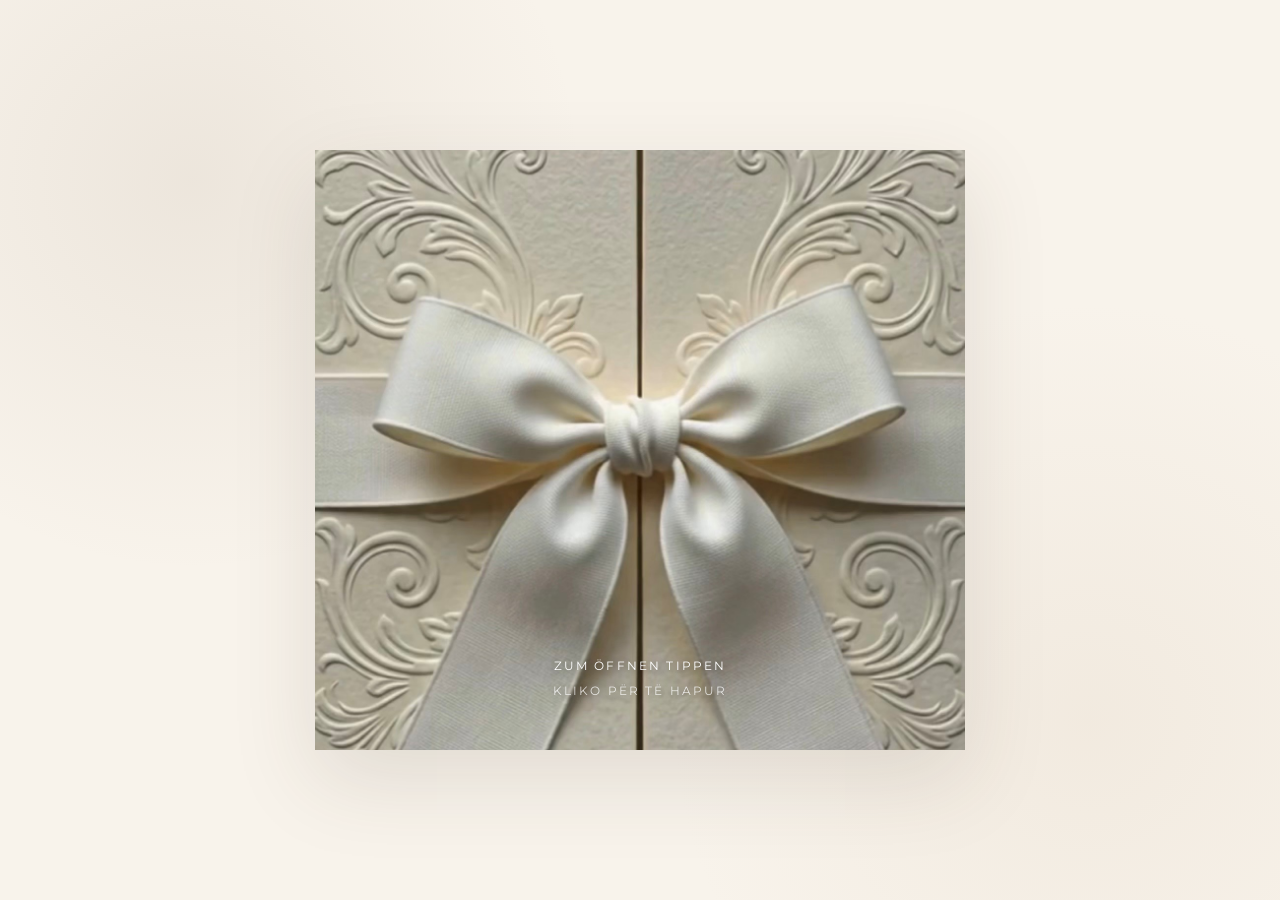
<file: index.html>
<!DOCTYPE html>
<html lang="de">

<head>

    <!-- =====================================================
         01. DOKUMENT – GRUNDEINSTELLUNGEN
         ===================================================== -->

    <meta charset="UTF-8">

    <meta
        name="viewport"
        content="width=device-width, initial-scale=1.0"
    >

    <title>Erijanas Brautabend</title>


    <!-- =====================================================
         02. GOOGLE FONTS
         ===================================================== -->

    <link
        rel="preconnect"
        href="https://fonts.googleapis.com"
    >

    <link
        rel="preconnect"
        href="https://fonts.googleapis.com"
        crossorigin
    >

    <link
        href="https://fonts.googleapis.com/css2?family=Allura&family=Cormorant+Garamond:wght@400;500;600;700&family=Montserrat:wght@400;500;600&display=swap"
        rel="stylesheet"
    >


    <!-- =====================================================
         03. WEBSITE CSS
         ===================================================== -->

    <link
        rel="stylesheet"
        href="style.css"
    >

</head>


<body>


    <!-- =====================================================
         04. VIDEO-EINLADUNG
         ===================================================== -->

    <section
        id="invitation"
        class="invitation-screen"
    >

        <div
            id="invitationCard"
            class="invitation-card video-invitation"
            role="button"
            tabindex="0"
            aria-label="Einladung öffnen"
        >

<video
    id="invitationVideo"
    preload="auto"
    playsinline
    muted
    poster="images/0_Einladungskarte_Vorschau.png"
>

                <source
                    src="video/0_Einladungskarte.mp4"
                    type="video/mp4"
                >

            </video>


            <div
                id="videoOpening"
                class="video-opening"
            >

                <p>
                    Zum Öffnen tippen
                </p>

                <p>
                    Kliko për të hapur
                </p>

            </div>

        </div>

    </section>



    <!-- =====================================================
         05. SPRACHAUSWAHL
         ===================================================== -->

    <section
        id="languageScreen"
        class="invitation-screen"
        style="display: none;"
    >

        <div class="invitation-card language-card">

            <p class="subtitle language-choice-text">
                Bitte wähle deine Sprache
            </p>

            <p class="subtitle language-choice-text">
                Zgjidhni gjuhën tuaj
            </p>


            <div class="language-buttons">

                <button
                    type="button"
                    class="language-button"
                    data-lang="sq"
                >
                    Shqip
                </button>

                <button
                    type="button"
                    class="language-button"
                    data-lang="de"
                >
                    Deutsch
                </button>

            </div>

        </div>

    </section>



    <!-- =====================================================
         06. HAUPTWEBSITE
         ===================================================== -->

    <section
        id="website"
        style="display: none;"
    >


        <!-- =================================================
             06.1 NAVIGATION
             ================================================= -->

        <nav class="site-navigation">

            <a href="#invitationSection">

                <span class="language-de">
                    Einladung
                </span>

                <span class="language-sq">
                    Ftesa
                </span>

            </a>


            <a href="#home">

                <span class="language-de">
                    Startseite
                </span>

                <span class="language-sq">
                    Faqja kryesore
                </span>

            </a>


            <a href="#location">

                <span class="language-de">
                    Location
                </span>

                <span class="language-sq">
                    Lokacioni
                </span>

            </a>


            <a href="#schedule">

                <span class="language-de">
                    Ablauf
                </span>

                <span class="language-sq">
                    Programi
                </span>

            </a>


            <a href="#dresscode">

                <span class="language-de">
                    Dresscode
                </span>

                <span class="language-sq">
                    Veshja
                </span>

            </a>


            <a href="#rsvp">

                <span class="language-de">
                    Zusage
                </span>

                <span class="language-sq">
                    Konfirmimi
                </span>

            </a>


            <a href="#guests">

                <span class="language-de">
                    Gäste
                </span>

                <span class="language-sq">
                    Të ftuarit
                </span>

            </a>

        </nav>



        <!-- =================================================
             06.2 VISUELLER EINSTIEG
             ================================================= -->

        <div class="visual-intro">


            <!-- =================================================
                 06.2.1 EINLADUNGSKARTE
                 ================================================= -->

            <section
                id="invitationSection"
                class="onepage-section paper-section"
            >
            </section>



            <!-- =================================================
                 06.2.2 STARTSEITE
                 ================================================= -->

            <section
                id="home"
                class="onepage-section home-section"
            >

                <div class="section-content">

                    <div class="home-text">

                        <div class="language-de">

                            <h2>
                                Ein besonderer Abend
                            </h2>

                            <p>
                                Bald ist es soweit.
                                Wir möchten diesen besonderen
                                Moment gemeinsam mit euch feiern.
                            </p>

                        </div>


                        <div class="language-sq">

                            <h2>
                                Një mbrëmje e veçantë
                            </h2>

                            <p>
                                Së shpejti do të vijë momenti.
                                Dëshirojmë ta festojmë këtë
                                moment të veçantë së bashku me ju.
                            </p>

                        </div>

                    </div>



                    <!-- =================================================
                         06.2.2.2 COUNTDOWN
                         ================================================= -->

                    <div class="countdown">

                        <div class="language-de">

                            <p class="small-label">
                                Noch
                            </p>

                        </div>


                        <div class="language-sq">

                            <p class="small-label">
                                Kanë mbetur
                            </p>

                        </div>


                        <div class="countdown-display">

                            <div>

                                <span id="countdownDays">
                                    000
                                </span>

                                <small class="language-de">
                                    Tage
                                </small>

                                <small class="language-sq">
                                    Ditë
                                </small>

                            </div>


                            <div>

                                <span id="countdownHours">
                                    00
                                </span>

                                <small class="language-de">
                                    Stunden
                                </small>

                                <small class="language-sq">
                                    Orë
                                </small>

                            </div>


                            <div>

                                <span id="countdownMinutes">
                                    00
                                </span>

                                <small class="language-de">
                                    Minuten
                                </small>

                                <small class="language-sq">
                                    Minuta
                                </small>

                            </div>


                            <div>

                                <span id="countdownSeconds">
                                    00
                                </span>

                                <small class="language-de">
                                    Sekunden
                                </small>

                                <small class="language-sq">
                                    Sekonda
                                </small>

                            </div>

                        </div>

                    </div>



                    <div class="home-farewell">

                        <p class="small-label language-de">
                            Wir freuen uns auf euch
                        </p>

                        <p class="small-label language-sq">
                            Mezi po ju presim
                        </p>

                    </div>

                </div>

            </section>



            <!-- =================================================
                 06.2.3 LOCATION
                 ================================================= -->

            <section
                id="location"
                class="onepage-section location-section"
            >

                <div class="section-content">

                    <p class="small-label language-de">
                        Wo wir feiern
                    </p>

                    <p class="small-label language-sq">
                        Ku do të festojmë
                    </p>


                    <h2 class="language-de">
                        Apolonia Restaurant
                    </h2>

                    <h2 class="language-sq">
                        Restorant Apolonia
                    </h2>


                    <p class="location-address language-de">
                        Vlado Maleski Tale 4 MK<br>
                        6330 Struga<br>
                        Nordmazedonien
                    </p>


                    <p class="location-address language-sq">
                        Vlado Maleski Tale 4 MK<br>
                        6330 Strugë<br>
                        Maqedonia e Veriut
                    </p>


                    <p class="parking-note language-de">
                        Parkmöglichkeiten sind direkt
                        bei der Location vorhanden.
                    </p>


                    <p class="parking-note language-sq">
                        Mundësi parkimi ka direkt
                        pranë lokacionit.
                    </p>


                    <div class="location-image">

                        <img
                            src="images/2_Location_Map.jpg"
                            alt="Apolonia Restaurant in Struga"
                        >

                        <div class="location-image-overlay">

                            <span>
                                ❤️
                            </span>

                            <p class="language-de">
                                Apolonia Restaurant
                            </p>

                            <p class="language-sq">
                                Restorant Apolonia
                            </p>

                        </div>

                    </div>


                    <a
                        class="open-button inline-button language-de"
                        href="https://www.google.com/maps/place/Restaurant+Apolonia/@41.1720335,20.6629248,17z/data=!4m10!1m2!2m1!1sVlado+Maleski+Tale+4+MK,+Struga+6330,+North+Macedonia!3m6!1s0x1350e73ea3f24137:0x9358527b7157731e!8m2!3d41.1720335!4d20.6674309!15sCjVWbGFkbyBNYWxlc2tpIFRhbGUgNCBNSywgU3RydWdhIDYzMzAsIE5vcnRoIE1hY2Vkb25pYVo1IjN2bGFkbyBtYWxlc2tpIHRhbGUgNCBtayBzdHJ1Z2EgNjMzMCBub3J0aCBtYWNlZG9uaWGSAQpyZXN0YXVyYW504AEA!16s%2Fg%2F11hzy8f67c?entry=ttu&g_ep=EgoyMDI2MDgxMi4wIKXMDSoASAFQAw%3D%3D"
                        target="_blank"
                        rel="noopener noreferrer"
                    >
                        Route planen
                    </a>


                    <a
                        class="open-button inline-button language-sq"
                        href="https://www.google.com/maps/place/Restaurant+Apolonia/@41.1720335,20.6629248,17z/data=!4m10!1m2!2m1!1sVlado+Maleski+Tale+4+MK,+Struga+6330,+North+Macedonia!3m6!1s0x1350e73ea3f24137:0x9358527b7157731e!8m2!3d41.1720335!4d20.6674309!15sCjVWbGFkbyBNYWxlc2tpIFRhbGUgNCBNSywgU3RydWdhIDYzMzAsIE5vcnRoIE1hY2Vkb25pYVo1IjN2bGFkbyBtYWxlc2tpIHRhbGUgNCBtayBzdHJ1Z2EgNjMzMCBub3J0aCBtYWNlZG9uaWGSAQpyZXN0YXVyYW504AEA!16s%2Fg%2F11hzy8f67c?entry=ttu&g_ep=EgoyMDI2MDgxMi4wIKXMDSoASAFQAw%3D%3D"
                        target="_blank"
                        rel="noopener noreferrer"
                    >
                        Planifikoni rrugën
                    </a>

                </div>

            </section>

        </div>



        <!-- =====================================================
             06.3 ABLAUF DES ABENDS
             ===================================================== -->

        <section
            id="schedule"
            class="onepage-section schedule-section"
        >

            <div class="section-content">

                <div class="doves-image">

                    <img
                        src="images/4_Tauben.jpg"
                        alt="Tauben"
                    >

                </div>


                <p class="small-label language-de">
                    Der Abend
                </p>

                <p class="small-label language-sq">
                    Mbrëmja
                </p>


                <h2 class="language-de">
                    Unser Ablauf
                </h2>

                <h2 class="language-sq">
                    Programi ynë
                </h2>


                <div class="timeline">


                    <div class="timeline-item">

                        <div class="timeline-time">
                            18:00
                        </div>

                        <div class="timeline-marker"></div>

                        <div class="timeline-content">

                            <h3 class="language-de">
                                Empfang der Gäste
                            </h3>

                            <h3 class="language-sq">
                                Pritja e Mysafirëve
                            </h3>

                        </div>

                    </div>



                    <div class="timeline-item">

                        <div class="timeline-time">
                            18:30
                        </div>

                        <div class="timeline-marker"></div>

                        <div class="timeline-content">

                            <h3 class="language-de">
                                Empfang der Familie des Bräutigams
                            </h3>

                            <h3 class="language-sq">
                                Mikpritja e Familjes së Dhëndrit
                            </h3>

                        </div>

                    </div>



                    <div class="timeline-item">

                        <div class="timeline-time">
                            19:00
                        </div>

                        <div class="timeline-marker"></div>

                        <div class="timeline-content">

                            <h3 class="language-de">
                                Grosser Einzug der Braut & Präsentation der Kleider
                            </h3>

                            <h3 class="language-sq">
                                Hyrja Madhështore e Nuses & Prezantimi i Fustaneve
                            </h3>

                        </div>

                    </div>



                    <div class="timeline-item">

                        <div class="timeline-time">
                            20:00
                        </div>

                        <div class="timeline-marker"></div>

                        <div class="timeline-content">

                            <h3 class="language-de">
                                Musik, Tanz & festliche Stimmung
                            </h3>

                            <h3 class="language-sq">
                                Këngë, Valle dhe Atmosferë Festive
                            </h3>

                        </div>

                    </div>



                    <div class="timeline-item">

                        <div class="timeline-time">
                            21:00
                        </div>

                        <div class="timeline-marker"></div>

                        <div class="timeline-content">

                            <h3 class="language-de">
                                Abendessen
                            </h3>

                            <h3 class="language-sq">
                                Shtrimi i Darkës
                            </h3>

                        </div>

                    </div>



                    <div class="timeline-item">

                        <div class="timeline-time">
                            22:00
                        </div>

                        <div class="timeline-marker"></div>

                        <div class="timeline-content">

                            <h3 class="language-de">
                                Fortsetzung der Feier
                            </h3>

                            <h3 class="language-sq">
                                Vazhdimi i Festës
                            </h3>

                        </div>

                    </div>

                </div>


                <div class="flowers-image">

                    <img
                        src="images/5_Blumen.jpg"
                        alt=""
                    >

                </div>

            </div>

        </section>



        <!-- =====================================================
             06.4 DRESSCODE
             ===================================================== -->

        <section
            id="dresscode"
            class="onepage-section dresscode-section"
        >

            <div class="section-content">

                <p class="small-label language-de">
                    Kleidung
                </p>

                <p class="small-label language-sq">
                    Veshja
                </p>


                <h2 class="language-de">
                    Dresscode
                </h2>

                <h2 class="language-sq">
                    Kodi i veshjes
                </h2>


                <p class="dresscode-main language-de">
                    Festliche Kleidung
                </p>

                <p class="dresscode-main language-sq">
                    Veshje festive
                </p>


                <p class="language-de">
                    Wir freuen uns, wenn ihr euch für diesen
                    besonderen Anlass elegant und festlich kleidet.
                    Wichtig ist uns, dass ihr euch wohlfühlt und
                    gemeinsam mit uns einen unvergesslichen
                    Abend verbringt.
                </p>


                <p class="language-sq">
                    Do të na bëhej shumë qejfi nëse për këtë rast
                    të veçantë do të visheshit në mënyrë elegante
                    dhe festive. Më e rëndësishmja për ne është
                    që të ndiheni rehat dhe të kaloni së bashku
                    me ne një mbrëmje të paharrueshme.
                </p>

            </div>

        </section>



<!-- =====================================================
     06.5 RSVP / ZUSAGE
     ===================================================== -->

<section
    id="rsvp"
    class="onepage-section rsvp-section"
>

    <div class="section-content">


        <h2 class="language-de">
            Bist du dabei?
        </h2>

        <h2 class="language-sq">
            A do të jesh me ne?
        </h2>


        <p class="language-de">
            Bitte gebt uns bis zum
            <strong>01.05.2027</strong>
            über WhatsApp Bescheid,
            ob ihr teilnehmen werdet.
        </p>


        <p class="language-sq">
            Ju lutem na njoftoni deri më
            <strong>01.05.2027</strong>
            përmes WhatsApp-it për
            pjesëmarrjen tuaj.
        </p>


        <span class="open-button inline-button language-de">
            +41 79 207 88 83
        </span>


        <span class="open-button inline-button language-sq">
            +41 79 207 88 83
        </span>

    </div>

</section>

        <!-- =====================================================
             06.6 GÄSTE-INFORMATIONEN
             ===================================================== -->

        <section
            id="guests"
            class="onepage-section guests-section"
        >

            <div class="section-content">

                <div class="guests-image">

                    <img
                        src="images/3_Gäste_Siegel.jpg"
                        alt="Willkommen in Nordmazedonien"
                    >

                </div>


                <p class="small-label language-de">
                    Willkommen in Nordmazedonien
                </p>

                <p class="small-label language-sq">
                    Mirë se vini në Maqedoninë e Veriut
                </p>


                <h2 class="language-de">
                    Für unsere Gäste
                </h2>

                <h2 class="language-sq">
                    Për mysafirët tanë
                </h2>


                <p class="language-de">
                    Zum ersten Mal in Nordmazedonien?
                </p>

                <p class="language-sq">
                    Për herë të parë në Maqedoninë e Veriut?
                </p>


                <p class="language-de">
                    Hier findet ihr praktische Informationen
                    rund um eure Reise nach Struga.
                </p>


                <p class="language-sq">
                    Këtu do të gjeni informacione praktike
                    për udhëtimin tuaj në Strugë.
                </p>


                <div class="guest-grid">


                    <a
                        href="anreise.html?lang=de"
                        class="guest-card language-de"
                    >

                        <h3>
                            Anreise & Mobilität
                        </h3>

                        <p class="guest-more">
                            Für weitere Informationen
                            <span>→</span>
                        </p>

                    </a>


                    <a
                        href="anreise.html?lang=sq"
                        class="guest-card language-sq"
                    >

                        <h3>
                            Udhëtimi & Mobiliteti
                        </h3>

                        <p class="guest-more">
                            Për më shumë informacion
                            <span>→</span>
                        </p>

                    </a>


                    <a
                        href="aufenthalt.html?lang=de"
                        class="guest-card language-de"
                    >

                        <h3>
                            Aufenthalt
                        </h3>

                        <p class="guest-more">
                            Für weitere Informationen
                            <span>→</span>
                        </p>

                    </a>


                    <a
                        href="aufenthalt.html?lang=sq"
                        class="guest-card language-sq"
                    >

                        <h3>
                            Qëndrimi
                        </h3>

                        <p class="guest-more">
                            Për më shumë informacion
                            <span>→</span>
                        </p>

                    </a>


                    <a
                        href="ausflugstipps.html?lang=de"
                        class="guest-card language-de"
                    >

                        <h3>
                            Ausflugstipps
                        </h3>

                        <p class="guest-more">
                            Für weitere Informationen
                            <span>→</span>
                        </p>

                    </a>


                    <a
                        href="ausflugstipps.html?lang=sq"
                        class="guest-card language-sq"
                    >

                        <h3>
                            Këshilla për ekskursione
                        </h3>

                        <p class="guest-more">
                            Për më shumë informacion
                            <span>→</span>
                        </p>

                    </a>

                </div>

            </div>

        </section>



        <!-- =====================================================
             06.7 ABSCHIED / FOOTER
             ===================================================== -->

        <section
            id="farewell"
            class="onepage-section farewell-section"
        >

            <div class="section-content">


                <h2 class="farewell-main language-de">
                    WIR FREUEN UNS AUF EUCH.
                </h2>

                <p class="farewell-heart language-de">
                    Von Herzen
                </p>

                <p class="farewell-family language-de">
                    Familie Jashari
                </p>


                <h2 class="farewell-main language-sq">
                    MEZI PRESIM PRANINË TUAJ.
                </h2>

                <p class="farewell-heart language-sq">
                    Nga zemra
                </p>

                <p class="farewell-family language-sq">
                    Familja Jashari
                </p>

            </div>

        </section>

    </section>



    <!-- =====================================================
         07. JAVASCRIPT
         ===================================================== -->

    <script src="script.js"></script>



    <!-- =====================================================
         07.1 ZUSATZ-JAVASCRIPT
         Rückkehr von den Gäste-Unterseiten.
         ===================================================== -->

    <script>

        document.addEventListener(
            "DOMContentLoaded",
            function () {

                // -------------------------------------------------
                // 07.1.1 HAUPTBEREICHE HOLEN
                // -------------------------------------------------

                const invitation =
                    document.getElementById("invitation");

                const languageScreen =
                    document.getElementById("languageScreen");

                const website =
                    document.getElementById("website");


                // -------------------------------------------------
                // 07.1.2 RÜCKKEHR VON GÄSTE-UNTERSEITE PRÜFEN
                // -------------------------------------------------

                const returnToGuests =
                    sessionStorage.getItem("returnToGuests");


                // -------------------------------------------------
                // 07.1.3 ZURÜCK ZUM GÄSTE-BEREICH
                // -------------------------------------------------

                if (
                    returnToGuests === "true" &&
                    window.location.hash === "#guests"
                ) {

                    sessionStorage.removeItem(
                        "returnToGuests"
                    );


                    if (invitation) {

                        invitation.style.display =
                            "none";

                    }


                    if (languageScreen) {

                        languageScreen.style.display =
                            "none";

                    }


                    if (website) {

                        website.style.display =
                            "";

                    }


                    if (
                        typeof selectedLanguage !== "undefined" &&
                        typeof setLanguage === "function"
                    ) {

                        document.documentElement.lang =
                            selectedLanguage;

                        setLanguage(
                            selectedLanguage
                        );

                    }


                    requestAnimationFrame(
                        function () {

                            const guests =
                                document.getElementById(
                                    "guests"
                                );


                            if (guests) {

                                guests.scrollIntoView({
                                    behavior: "auto",
                                    block: "start"
                                });

                            }

                        }
                    );

                    return;
                }


                // -------------------------------------------------
                // 07.1.4 NORMALER START
                // -------------------------------------------------

                window.scrollTo(
                    0,
                    0
                );


                if (invitation) {

                    invitation.style.display =
                        "";

                }


                if (languageScreen) {

                    languageScreen.style.display =
                        "none";

                }


                if (website) {

                    website.style.display =
                        "none";

                }

            }
        );

    </script>


</body>

</html>
</file>
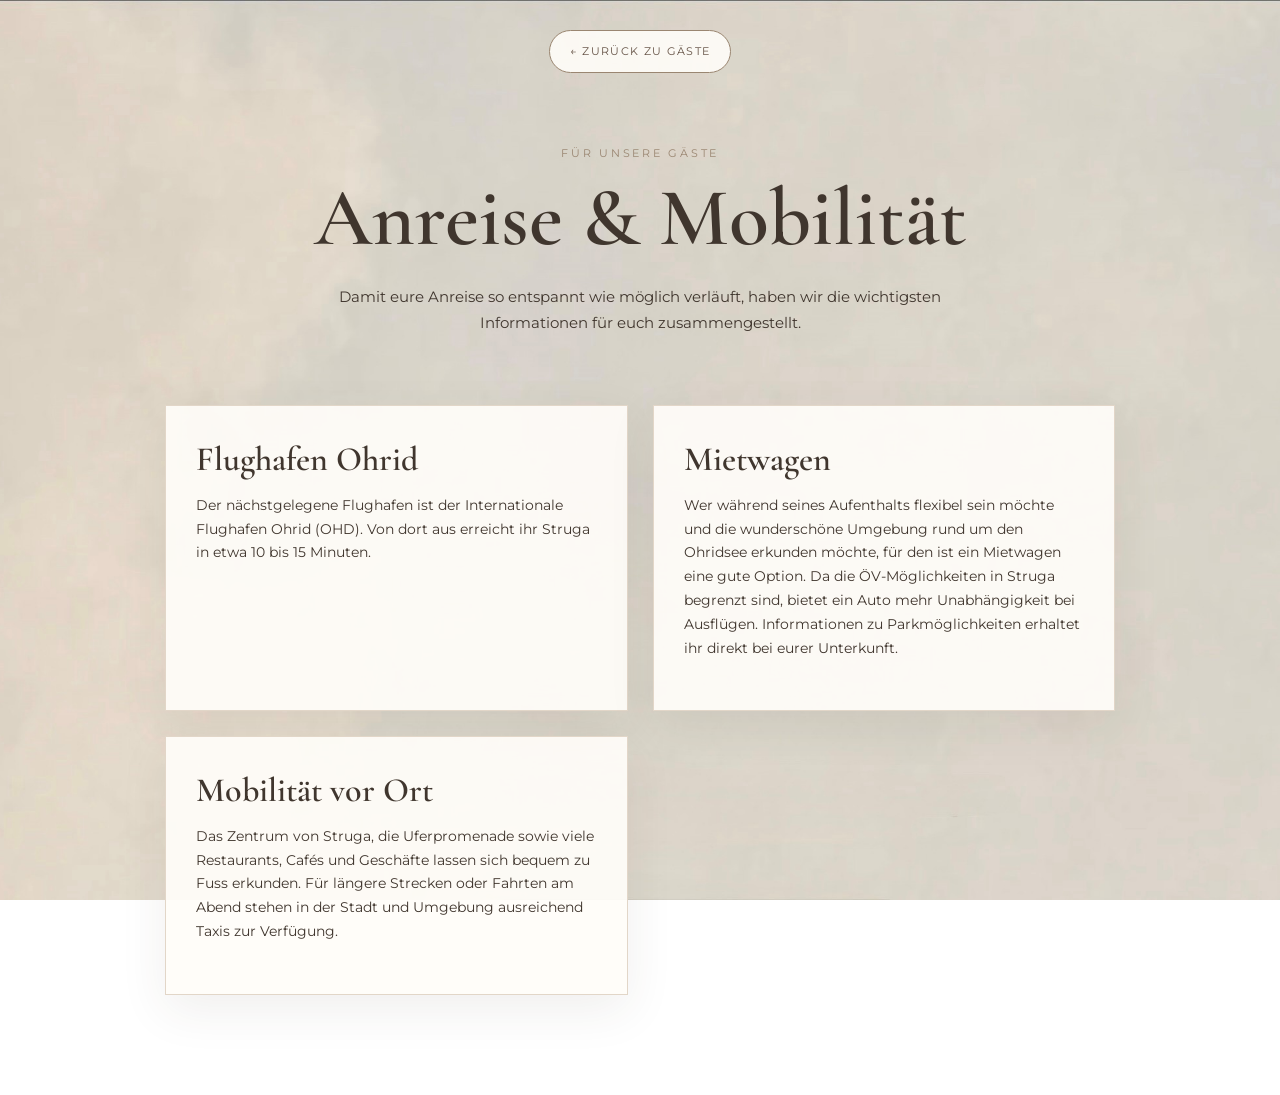
<file: anreise.html>
<!DOCTYPE html>
<html lang="de">

<head>

    <meta charset="UTF-8">

    <meta
        name="viewport"
        content="width=device-width, initial-scale=1.0"
    >

    <title>Anreise & Mobilität – Erijanas Brautabend</title>


    <!-- GOOGLE FONTS -->

    <link
        rel="preconnect"
        href="https://fonts.googleapis.com"
    >

    <link
        rel="preconnect"
        href="https://fonts.googleapis.com"
        crossorigin
    >

    <link
        href="https://fonts.googleapis.com/css2?family=Allura&family=Cormorant+Garamond:wght@400;500;600;700&family=Montserrat:wght@400;500;600&display=swap"
        rel="stylesheet"
    >


    <style>

        /* =====================================================
           FARBEN
           ===================================================== */

        :root {
            --cream: #f8f3eb;
            --paper: #fffdf9;
            --beige: #d8c6b0;
            --beige-light: #eadfd1;
            --taupe: #9a8671;
            --brown: #655346;
            --dark: #40362e;
            --line: #e2d6c8;
        }


        /* =====================================================
           GRUNDLAGEN
           ===================================================== */

        * {
            box-sizing: border-box;
        }


        html {
            scroll-behavior: smooth;
        }


        body {
            margin: 0;

            background:
                url("images/0_Haupthintergrund.jpg")
                center center
                / cover
                fixed
                no-repeat;

            color: var(--dark);

            font-family:
                "Montserrat",
                Arial,
                sans-serif;

            line-height: 1.7;
        }


        h1,
        h2,
        h3 {
            font-family:
                "Cormorant Garamond",
                Georgia,
                serif;

            font-weight: 600;
        }


        p {
            max-width: 650px;

            margin-left: auto;
            margin-right: auto;
        }


        /* =====================================================
           SEITE
           ===================================================== */

        .page {
            min-height: 100vh;

            padding:
                30px 25px 100px;
        }


        .page-content {
            width:
                min(100%, 950px);

            margin:
                0 auto;

            text-align: center;
        }


        /* =====================================================
           ZURÜCK BUTTON
           ===================================================== */

        .back-button {
            display: inline-block;

            margin-bottom: 60px;

            padding:
                11px 20px;

            border:
                1px solid var(--taupe);

            border-radius:
                999px;

            background:
                rgba(255,253,249,.90);

            color: var(--brown);

            text-decoration: none;

            font-size: 11px;

            text-transform: uppercase;

            letter-spacing: .12em;

            transition:
                transform .25s ease,
                background .25s ease;
        }


        .back-button:hover {
            transform:
                translateY(-2px);

            background:
                var(--paper);
        }


        /* =====================================================
           TITEL
           ===================================================== */

        .small-label {
            text-transform: uppercase;

            letter-spacing: .25em;

            font-size: 11px;

            color: var(--taupe);
        }


        .page-title {
            font-size:
                clamp(55px, 9vw, 82px);

            line-height: 1;

            margin:
                15px 0 25px;
        }


        .page-intro {
            max-width: 650px;

            margin:
                0 auto 70px;

            font-size: 15px;
        }


        /* =====================================================
           INFO-KARTEN
           ===================================================== */

        .info-grid {
            display: grid;

            grid-template-columns:
                repeat(2, 1fr);

            gap: 25px;

            text-align: left;
        }


        .info-card {
            padding:
                35px 30px;

            background:
                rgba(255,253,249,.92);

            border:
                1px solid var(--line);

            box-shadow:
                0 15px 45px
                rgba(70,55,40,.08);
        }


        .info-icon {
            display: block;

            margin-bottom: 15px;

            font-size: 28px;

            color: var(--brown);
        }


        .info-card h2 {
            font-size: 34px;

            line-height: 1.1;

            margin:
                0 0 15px;
        }


        .info-card p {
            margin:
                0 0 15px;

            max-width: none;

            font-size: 14px;
        }


        .info-card p:last-child {
            margin-bottom: 0;
        }


        /* =====================================================
           LINKS
           ===================================================== */

        .info-link {
            color: var(--brown);

            font-weight: 600;

            text-decoration:
                underline;

            text-underline-offset: 3px;
        }


        /* =====================================================
           SPRACHEN
           ===================================================== */

        .language-de {
            display: initial;
        }


        .language-sq {
            display: none;
        }


        /* =====================================================
           MOBILE
           ===================================================== */

        @media (max-width: 700px) {

            .page {
                padding:
                    20px 20px 70px;
            }


            .back-button {
                margin-bottom:
                    45px;
            }


            .page-intro {
                margin-bottom:
                    45px;
            }


            .info-grid {
                grid-template-columns:
                    1fr;
            }


            .info-card {
                padding:
                    28px 22px;
            }


            .info-card h2 {
                font-size:
                    30px;
            }

        }

    </style>

</head>


<body>


    <main class="page">

        <div class="page-content">


            <!-- =================================================
                 ZURÜCK
                 ================================================= -->

	<a
	    href="index.html#guests"
	    class="back-button"
	    onclick="sessionStorage.setItem('returnToGuests', 'true'); 	sessionStorage.setItem('returnLanguage', 	localStorage.getItem('selectedLanguage') || 'de');"
	>

                <span class="language-de">
                    ← Zurück zu Gäste
                </span>

                <span class="language-sq">
                    ← Kthehu te mysafirët
                </span>

            </a>



            <!-- =================================================
                 TITEL
                 ================================================= -->

            <p class="small-label language-de">
                Für unsere Gäste
            </p>

            <p class="small-label language-sq">
                Për mysafirët tanë
            </p>


            <h1 class="page-title language-de">
                Anreise & Mobilität
            </h1>

            <h1 class="page-title language-sq">
                Udhëtimi & Mobiliteti
            </h1>


            <p class="page-intro language-de">
                Damit eure Anreise so entspannt wie möglich verläuft,
                haben wir die wichtigsten Informationen für euch
                zusammengestellt.
            </p>


            <p class="page-intro language-sq">
                Që udhëtimi juaj të jetë sa më i qetë dhe i rehatshëm,
                kemi përmbledhur informacionet më të rëndësishme
                për ju.
            </p>



            <!-- =================================================
                 INFORMATIONEN
                 ================================================= -->

            <div class="info-grid">


                <!-- FLUGHAFEN -->

                <article class="info-card">

 
                    <h2 class="language-de">
                        Flughafen Ohrid
                    </h2>

                    <h2 class="language-sq">
                        Aeroporti i Ohrit
                    </h2>


                    <p class="language-de">
                        Der nächstgelegene Flughafen ist der
                        Internationale Flughafen Ohrid (OHD). Von dort
                        aus erreicht ihr Struga in etwa 10 bis 15 Minuten.
                    </p>

                    <p class="language-sq">
                        Aeroporti më i afërt është Aeroporti
                        Ndërkombëtar i Ohrit (OHD). Nga atje mund të
                        arrini në Strugë për rreth 10 deri në 15 minuta.
                    </p>

                </article>



                <!-- MIETWAGEN -->

                <article class="info-card">


                    <h2 class="language-de">
                        Mietwagen
                    </h2>

                    <h2 class="language-sq">
                        Makina me qira
                    </h2>


                    <p class="language-de">
			Wer während seines Aufenthalts flexibel sein möchte und 			die wunderschöne Umgebung rund um den Ohridsee erkunden 			möchte, für den ist ein Mietwagen eine gute Option. Da 				die ÖV-Möglichkeiten in Struga begrenzt sind, bietet ein 			Auto mehr Unabhängigkeit bei Ausflügen. Informationen zu 			Parkmöglichkeiten erhaltet ihr direkt bei eurer 				Unterkunft.                        
                    </p>

                    <p class="language-sq">
			Për ata që dëshirojnë të jenë fleksibël gjatë qëndrimit 			dhe të eksplorojnë rrethinat e bukura të liqenit të 				Ohrit, një makinë me qira është një mundësi e mirë. Duke 			pasur parasysh se transporti publik në Strugë është i 				kufizuar, një automjet ju mundëson të udhëtoni më lehtë 			dhe në mënyrë më të pavarur. Informacione për mundësitë e 			parkimit mund të merrni drejtpërdrejt në akomodimin tuaj.
                    </p>

                </article>


                <!-- MOBILITÄT VOR ORT -->

                <article class="info-card">


                    <h2 class="language-de">
                        Mobilität vor Ort
                    </h2>

                    <h2 class="language-sq">
                        Lëvizja në vend
                    </h2>


                    <p class="language-de">
			Das Zentrum von Struga, die Uferpromenade sowie viele 				Restaurants, Cafés und Geschäfte lassen sich bequem zu 				Fuss erkunden. Für längere Strecken oder Fahrten am Abend 			stehen in der Stadt und Umgebung ausreichend Taxis zur 				Verfügung.                        
                    </p>

                    <p class="language-sq">
			Qendra e Strugës, atraksione ne rajon, si edhe shumë 				restorante, kafene dhe dyqane, mund të eksplorohen 				lehtësisht në këmbë. Për distanca më të gjata ose 				udhëtime në mbrëmje, në qytet dhe në zonën përreth ka 				mjaft taksi në dispozicion.                        
                    </p>

                </article>


            </div>

        </div>

    </main>


    <!-- =====================================================
         SPRACHE AUS LOCALSTORAGE LADEN
         ===================================================== -->

    <script>

        const savedLanguage =
            localStorage.getItem("selectedLanguage");


        function getCorrectDisplayValue(element) {

            const tag =
                element.tagName.toLowerCase();


            if (tag === "span") {
                return "inline";
            }


            if (tag === "a") {
                return "inline-block";
            }


            if (tag === "button") {
                return "inline-block";
            }


            return "block";

        }


        function setPageLanguage(language) {

            const germanElements =
                document.querySelectorAll(
                    ".language-de"
                );

            const albanianElements =
                document.querySelectorAll(
                    ".language-sq"
                );


            if (language === "de") {

                document.documentElement.lang = "de";


                germanElements.forEach(
                    function(element) {

                        element.style.display =
                            getCorrectDisplayValue(element);

                    }
                );


                albanianElements.forEach(
                    function(element) {

                        element.style.display =
                            "none";

                    }
                );

            }


            if (language === "sq") {

                document.documentElement.lang = "sq";


                germanElements.forEach(
                    function(element) {

                        element.style.display =
                            "none";

                    }
                );


                albanianElements.forEach(
                    function(element) {

                        element.style.display =
                            getCorrectDisplayValue(element);

                    }
                );

            }

        }


        document.addEventListener(
            "DOMContentLoaded",
            function() {

                if (savedLanguage === "sq") {

                    setPageLanguage("sq");

                } else {

                    setPageLanguage("de");

                }

            }
        );

    </script>


</body>

</html>
</file>
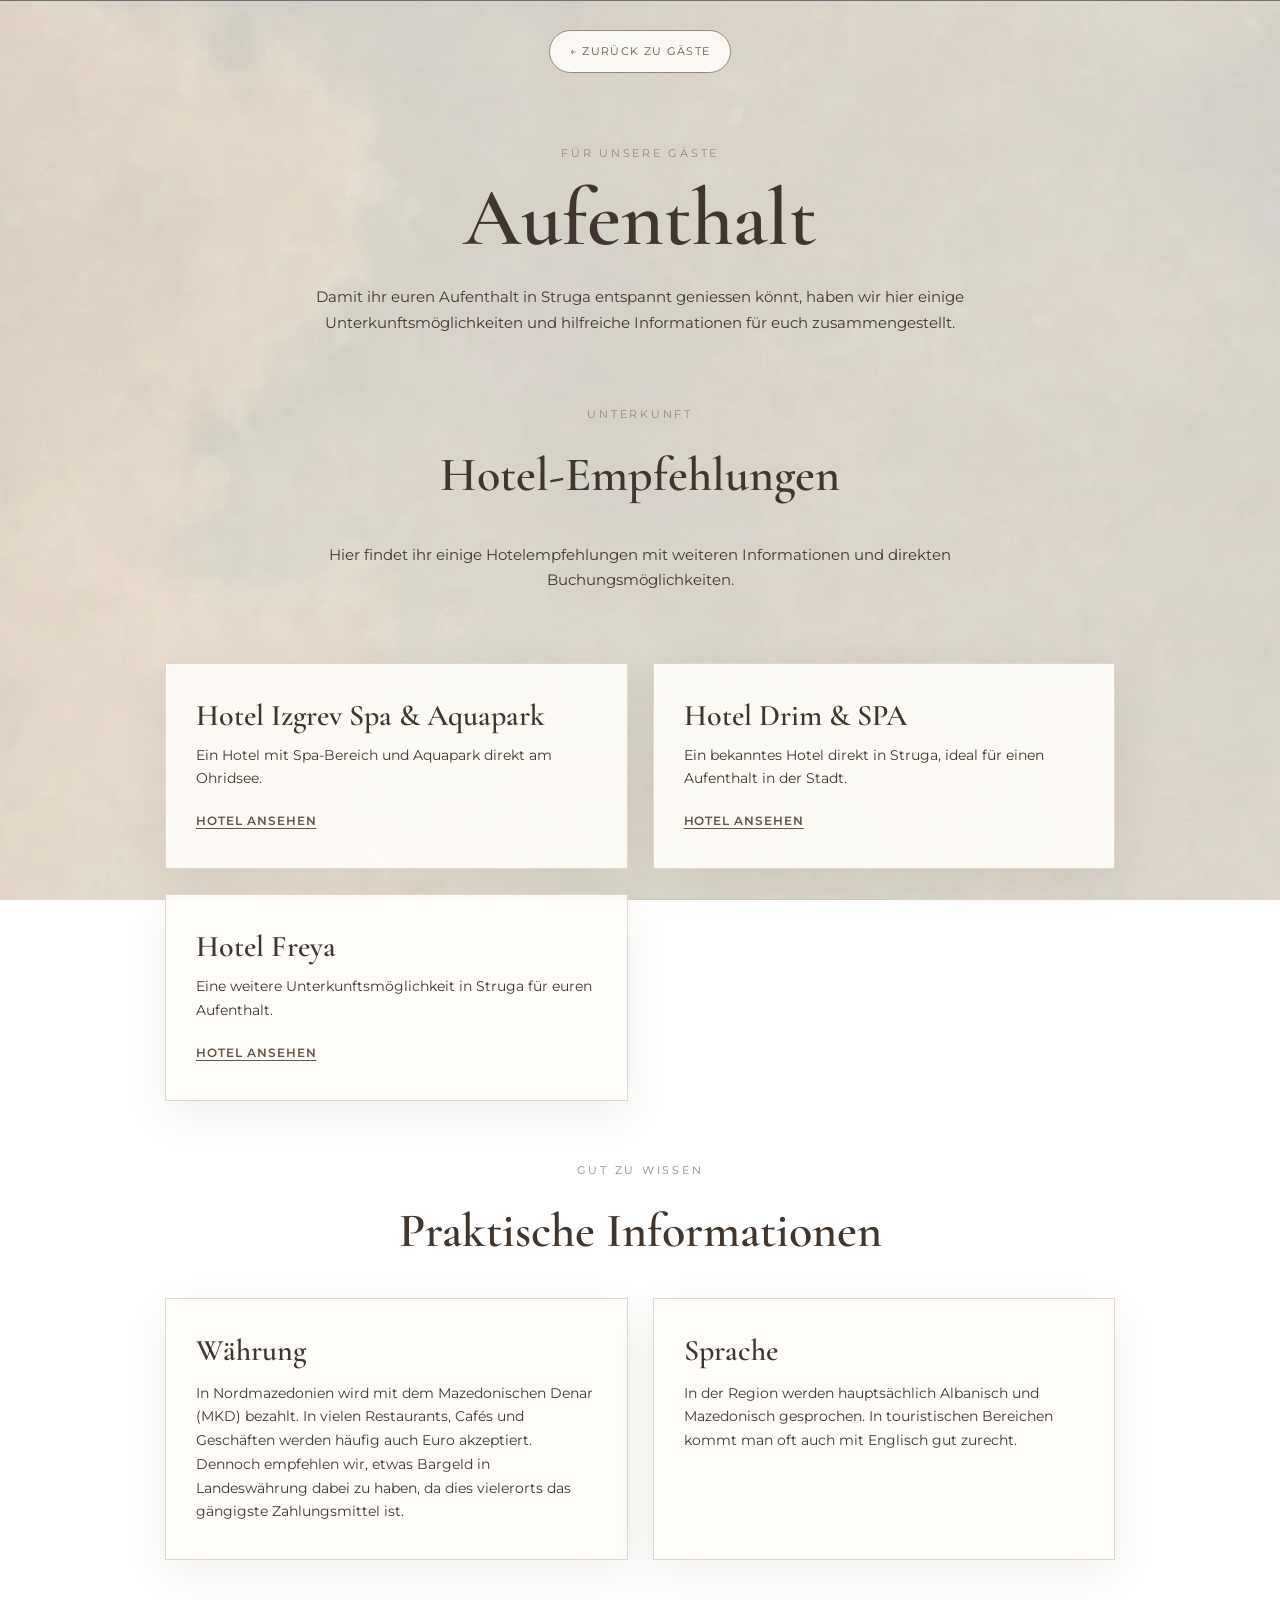
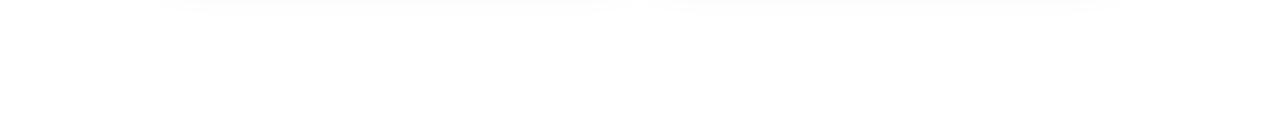
<file: aufenthalt.html>
<!DOCTYPE html>
<html lang="de">

<head>

    <meta charset="UTF-8">

    <meta
        name="viewport"
        content="width=device-width, initial-scale=1.0"
    >

    <title>Aufenthalt – Erijanas Brautabend</title>


    <!-- GOOGLE FONTS -->

    <link rel="preconnect" href="https://fonts.googleapis.com">

    <link
        rel="preconnect"
        href="https://fonts.gstatic.com"
        crossorigin
    >

    <link
        href="https://fonts.googleapis.com/css2?family=Allura&family=Cormorant+Garamond:wght@400;500;600;700&family=Montserrat:wght@400;500;600&display=swap"
        rel="stylesheet"
    >


    <style>

        /* =====================================================
           FARBEN
           ===================================================== */

        :root {
            --cream: #f8f3eb;
            --paper: #fffdf9;
            --beige: #d8c6b0;
            --beige-light: #eadfd1;
            --taupe: #9a8671;
            --brown: #655346;
            --dark: #40362e;
            --line: #e2d6c8;
        }


        /* =====================================================
           GRUNDLAGEN
           ===================================================== */

        * {
            box-sizing: border-box;
        }


        html {
            scroll-behavior: smooth;
        }


        body {
            margin: 0;

            background:
                url("images/0_Haupthintergrund.jpg")
                center center
                / cover
                fixed
                no-repeat;

            color: var(--dark);

            font-family:
                "Montserrat",
                Arial,
                sans-serif;

            line-height: 1.7;
        }


        h1,
        h2,
        h3 {
            font-family:
                "Cormorant Garamond",
                Georgia,
                serif;

            font-weight: 600;
        }


        p {
            max-width: 650px;

            margin-left: auto;
            margin-right: auto;
        }


        /* =====================================================
           SEITE
           ===================================================== */

        .page {
            min-height: 100vh;

            padding:
                30px 25px 100px;
        }


        .page-content {
            width:
                min(100%, 950px);

            margin:
                0 auto;

            text-align: center;
        }


        /* =====================================================
           ZURÜCK-BUTTON
           ===================================================== */

        .back-button {
            display: inline-block;

            margin-bottom: 60px;

            padding:
                11px 20px;

            border:
                1px solid var(--taupe);

            border-radius:
                999px;

            background:
                rgba(255,253,249,.90);

            color:
                var(--brown);

            text-decoration: none;

            font-size: 11px;

            text-transform: uppercase;

            letter-spacing: .12em;

            transition:
                transform .25s ease,
                background .25s ease;
        }


        .back-button:hover {
            transform:
                translateY(-2px);

            background:
                var(--paper);
        }


        /* =====================================================
           TITEL
           ===================================================== */

        .small-label {
            text-transform: uppercase;

            letter-spacing: .25em;

            font-size: 11px;

            color: var(--taupe);
        }


        .page-title {
            font-size:
                clamp(55px, 9vw, 82px);

            line-height: 1;

            margin:
                15px 0 25px;
        }


        .page-intro {
            max-width: 650px;

            margin:
                0 auto 70px;

            font-size: 15px;
        }


        /* =====================================================
           HOTEL-BEREICHE
           ===================================================== */

        .hotel-section {
            margin-bottom: 60px;
        }


        .hotel-section-title {
            font-size:
                clamp(35px, 5vw, 48px);

            margin:
                0 0 25px;
        }


        .hotel-grid {
            display: grid;

            grid-template-columns:
                repeat(2, 1fr);

            gap: 25px;

            text-align: left;
        }


        /* =====================================================
           HOTEL-KARTEN
           ===================================================== */

        .hotel-card {
            padding:
                35px 30px;

            background:
                rgba(255,253,249,.92);

            border:
                1px solid var(--line);

            box-shadow:
                0 15px 45px
                rgba(70,55,40,.08);

            transition:
                transform .25s ease,
                box-shadow .25s ease;
        }


        .hotel-card:hover {
            transform:
                translateY(-4px);

            box-shadow:
                0 20px 50px
                rgba(70,55,40,.12);
        }


        /* =====================================================
           ICON
           ===================================================== */

        .hotel-icon {
            display: block;

            margin-bottom: 15px;

            font-size: 26px;

            color: var(--brown);
        }


        /* =====================================================
           HOTEL-TITEL
           ===================================================== */

        .hotel-card h3 {
            font-size: 30px;

            line-height: 1.1;

            margin:
                0 0 12px;
        }


        /* =====================================================
           HOTEL-TEXT
           ===================================================== */

        .hotel-card p {
            max-width: none;

            margin:
                0 0 12px;

            font-size: 14px;
        }


        .hotel-card p:last-child {
            margin-bottom: 0;
        }


        /* =====================================================
           HOTEL-LINK
           ===================================================== */

        .hotel-link {
            display: inline-block;

            margin-top: 8px;

            color: var(--brown);

            font-size: 12px;

            font-weight: 600;

            text-transform: uppercase;

            letter-spacing: .08em;

            text-decoration:
                underline;

            text-underline-offset: 3px;
        }


        .hotel-link:hover {
            color: var(--dark);
        }


        /* =====================================================
           GUT ZU WISSEN
           ===================================================== */

        .info-section {
            margin-top: 20px;

            margin-bottom: 60px;
        }


        .info-grid {
            display: grid;

            grid-template-columns:
                repeat(2, 1fr);

            gap: 25px;

            text-align: left;
        }


        .info-card {
            padding:
                35px 30px;

            background:
                rgba(255,253,249,.92);

            border:
                1px solid var(--line);

            box-shadow:
                0 15px 45px
                rgba(70,55,40,.08);
        }


        .info-card h3 {
            font-size: 30px;

            line-height: 1.1;

            margin:
                0 0 15px;
        }


        .info-card p {
            max-width: none;

            margin:
                0;

            font-size: 14px;
        }


        /* =====================================================
           SPRACHEN
           ===================================================== */

        .language-de {
            display: initial;
        }


        .language-sq {
            display: none;
        }


        /* =====================================================
           MOBILE
           ===================================================== */

        @media (max-width: 700px) {

            .page {
                padding:
                    20px 20px 70px;
            }


            .back-button {
                margin-bottom:
                    45px;
            }


            .page-intro {
                margin-bottom:
                    45px;
            }


            .hotel-grid {
                grid-template-columns:
                    1fr;
            }


            .info-grid {
                grid-template-columns:
                    1fr;
            }


            .hotel-card {
                padding:
                    28px 22px;
            }


            .info-card {
                padding:
                    28px 22px;
            }


            .hotel-card h3 {
                font-size:
                    28px;
            }


            .info-card h3 {
                font-size:
                    28px;
            }

        }

    </style>

</head>


<body>


    <main class="page">

        <div class="page-content">


            <!-- =================================================
                 ZURÜCK ZU GÄSTE
                 ================================================= -->

	<a
	    href="index.html#guests"
	    class="back-button"
	    onclick="sessionStorage.setItem('returnToGuests', 'true'); 	sessionStorage.setItem('returnLanguage', 	localStorage.getItem('selectedLanguage') || 'de');"
	>

                <span class="language-de">
                    ← Zurück zu Gäste
                </span>

                <span class="language-sq">
                    ← Kthehu te mysafirët
                </span>

            </a>



            <!-- =================================================
                 TITEL
                 ================================================= -->

            <p class="small-label language-de">
                Für unsere Gäste
            </p>

            <p class="small-label language-sq">
                Për mysafirët tanë
            </p>


            <h1 class="page-title language-de">
                Aufenthalt
            </h1>

            <h1 class="page-title language-sq">
                Qëndrimi
            </h1>


            <p class="page-intro language-de">
                Damit ihr euren Aufenthalt in Struga entspannt geniessen könnt,
                haben wir hier einige Unterkunftsmöglichkeiten und hilfreiche
                Informationen für euch zusammengestellt.
            </p>


            <p class="page-intro language-sq">
                Që ta shijoni qëndrimin tuaj në Strugë sa më qetë dhe rehat,
                kemi përmbledhur këtu disa mundësi akomodimi dhe informacione
                të dobishme për ju.
            </p>



            <!-- =================================================
                 HOTEL-EMPFEHLUNGEN
                 ================================================= -->

            <section class="hotel-section">


                <p class="small-label language-de">
                    Unterkunft
                </p>

                <p class="small-label language-sq">
                    Akomodimi
                </p>


                <h2 class="hotel-section-title language-de">
                    Hotel-Empfehlungen
                </h2>

                <h2 class="hotel-section-title language-sq">
                    Rekomandime hotelesh
                </h2>


                <p class="page-intro language-de">
                    Hier findet ihr einige Hotelempfehlungen mit weiteren
                    Informationen und direkten Buchungsmöglichkeiten.
                </p>

                <p class="page-intro language-sq">
                    Këtu do të gjeni disa rekomandime hotelesh me informacione
                    të mëtejshme dhe mundësi direkte për rezervim.
                </p>


                <div class="hotel-grid">


                    <!-- =================================================
                         HOTEL IZGREV
                         ================================================= -->

                    <article class="hotel-card">


                        <h3>
                            Hotel Izgrev Spa & Aquapark
                        </h3>


                        <p class="language-de">
                            Ein Hotel mit Spa-Bereich und Aquapark direkt
                            am Ohridsee.
                        </p>


                        <p class="language-sq">
                            Një hotel me spa dhe aquapark, i vendosur
                            direkt pranë Liqenit të Ohrit.
                        </p>


                        <a
                            href="https://hotelizgrev.com/en/"
                            class="hotel-link"
                            target="_blank"
                            rel="noopener noreferrer"
                        >
                            <span class="language-de">
                                Hotel ansehen
                            </span>

                            <span class="language-sq">
                                Shiko hotelin
                            </span>
                        </a>

                    </article>



                    <!-- =================================================
                         HOTEL DRIM
                         ================================================= -->

                    <article class="hotel-card">


                        <h3>
                            Hotel Drim & SPA
                        </h3>


                        <p class="language-de">
                            Ein bekanntes Hotel direkt in Struga,
                            ideal für einen Aufenthalt in der Stadt.
                        </p>


                        <p class="language-sq">
                            Një hotel i njohur direkt në Strugë,
                            ideal për një qëndrim në qytet.
                        </p>


                        <a
                            href="https://drim.com.mk/"
                            class="hotel-link"
                            target="_blank"
                            rel="noopener noreferrer"
                        >
                            <span class="language-de">
                                Hotel ansehen
                            </span>

                            <span class="language-sq">
                                Shiko hotelin
                            </span>
                        </a>

                    </article>


                    <!-- =================================================
                         HOTEL FREYA
                         ================================================= -->

                    <article class="hotel-card">


                        <h3>
                            Hotel Freya
                        </h3>


                        <p class="language-de">
                            Eine weitere Unterkunftsmöglichkeit in Struga
                            für euren Aufenthalt.
                        </p>


                        <p class="language-sq">
                            Një tjetër mundësi akomodimi në Strugë
                            për qëndrimin tuaj.
                        </p>


                        <a
                            href="https://www.freya.mk/"
                            class="hotel-link"
                            target="_blank"
                            rel="noopener noreferrer"
                        >
                            <span class="language-de">
                                Hotel ansehen
                            </span>

                            <span class="language-sq">
                                Shiko hotelin
                            </span>
                        </a>

                    </article>


                </div>

            </section>



            <!-- =================================================
                 GUT ZU WISSEN
                 ================================================= -->

            <section class="info-section">


                <p class="small-label language-de">
                    Gut zu wissen
                </p>

                <p class="small-label language-sq">
                    Mirë të dini
                </p>


                <h2 class="hotel-section-title language-de">
                    Praktische Informationen
                </h2>

                <h2 class="hotel-section-title language-sq">
                    Informacione praktike
                </h2>


                <div class="info-grid">


                    <!-- =================================================
                         WÄHRUNG
                         ================================================= -->

                    <article class="info-card">


                        <h3 class="language-de">
                            Währung
                        </h3>

                        <h3 class="language-sq">
                            Monedha
                        </h3>


                        <p class="language-de">
                            In Nordmazedonien wird mit dem Mazedonischen
                            Denar (MKD) bezahlt. In vielen Restaurants,
                            Cafés und Geschäften werden häufig auch Euro
                            akzeptiert. Dennoch empfehlen wir, etwas Bargeld
                            in Landeswährung dabei zu haben, da dies vielerorts
                            das gängigste Zahlungsmittel ist.
                        </p>


                        <p class="language-sq">
                            Në Maqedoninë e Veriut përdoret Denari Maqedonas
                            (MKD). Në shumë restorante, kafene dhe dyqane
                            pranohen shpesh edhe euro. Megjithatë, ju
                            rekomandojmë të keni me vete edhe pak para në
                            monedhën vendase, pasi në shumë vende kjo është
                            mënyra më e zakonshme e pagesës.
                        </p>

                    </article>



                    <!-- =================================================
                         SPRACHE
                         ================================================= -->

                    <article class="info-card">


                        <h3 class="language-de">
                            Sprache
                        </h3>

                        <h3 class="language-sq">
                            Gjuha
                        </h3>


                        <p class="language-de">
                            In der Region werden hauptsächlich Albanisch
                            und Mazedonisch gesprochen. In touristischen
                            Bereichen kommt man oft auch mit Englisch
                            gut zurecht.
                        </p>


                        <p class="language-sq">
                            Në këtë rajon fliten kryesisht shqip dhe
                            maqedonisht. Në zonat turistike mund të
                            komunikoni shpesh edhe në anglisht.
                        </p>

                    </article>


                </div>

            </section>

        </div>

    </main>



    <!-- =====================================================
         SPRACHLOGIK
         ===================================================== -->

    <script>

        // =====================================================
        // GESPEICHERTE SPRACHE LADEN
        // =====================================================

        const savedLanguage =
            localStorage.getItem("selectedLanguage");


        // =====================================================
        // RICHTIGEN DISPLAY-WERT BESTIMMEN
        // =====================================================

        function getCorrectDisplayValue(element) {

            const tag =
                element.tagName.toLowerCase();


            if (tag === "span") {
                return "inline";
            }


            if (tag === "a") {
                return "inline-block";
            }


            if (tag === "button") {
                return "inline-block";
            }


            return "block";

        }


        // =====================================================
        // SPRACHE SETZEN
        // =====================================================

        function setPageLanguage(language) {

            const germanElements =
                document.querySelectorAll(
                    ".language-de"
                );


            const albanianElements =
                document.querySelectorAll(
                    ".language-sq"
                );


            // =================================================
            // DEUTSCH
            // =================================================

            if (language === "de") {

                document.documentElement.lang = "de";


                germanElements.forEach(
                    function(element) {

                        element.style.display =
                            getCorrectDisplayValue(element);

                    }
                );


                albanianElements.forEach(
                    function(element) {

                        element.style.display =
                            "none";

                    }
                );

            }


            // =================================================
            // ALBANISCH
            // =================================================

            if (language === "sq") {

                document.documentElement.lang = "sq";


                germanElements.forEach(
                    function(element) {

                        element.style.display =
                            "none";

                    }
                );


                albanianElements.forEach(
                    function(element) {

                        element.style.display =
                            getCorrectDisplayValue(element);

                    }
                );

            }

        }


        // =====================================================
        // SPRACHE BEIM LADEN SETZEN
        // =====================================================

        document.addEventListener(
            "DOMContentLoaded",
            function() {

                if (savedLanguage === "sq") {

                    setPageLanguage("sq");

                } else {

                    setPageLanguage("de");

                }

            }
        );

    </script>


</body>

</html>
</file>
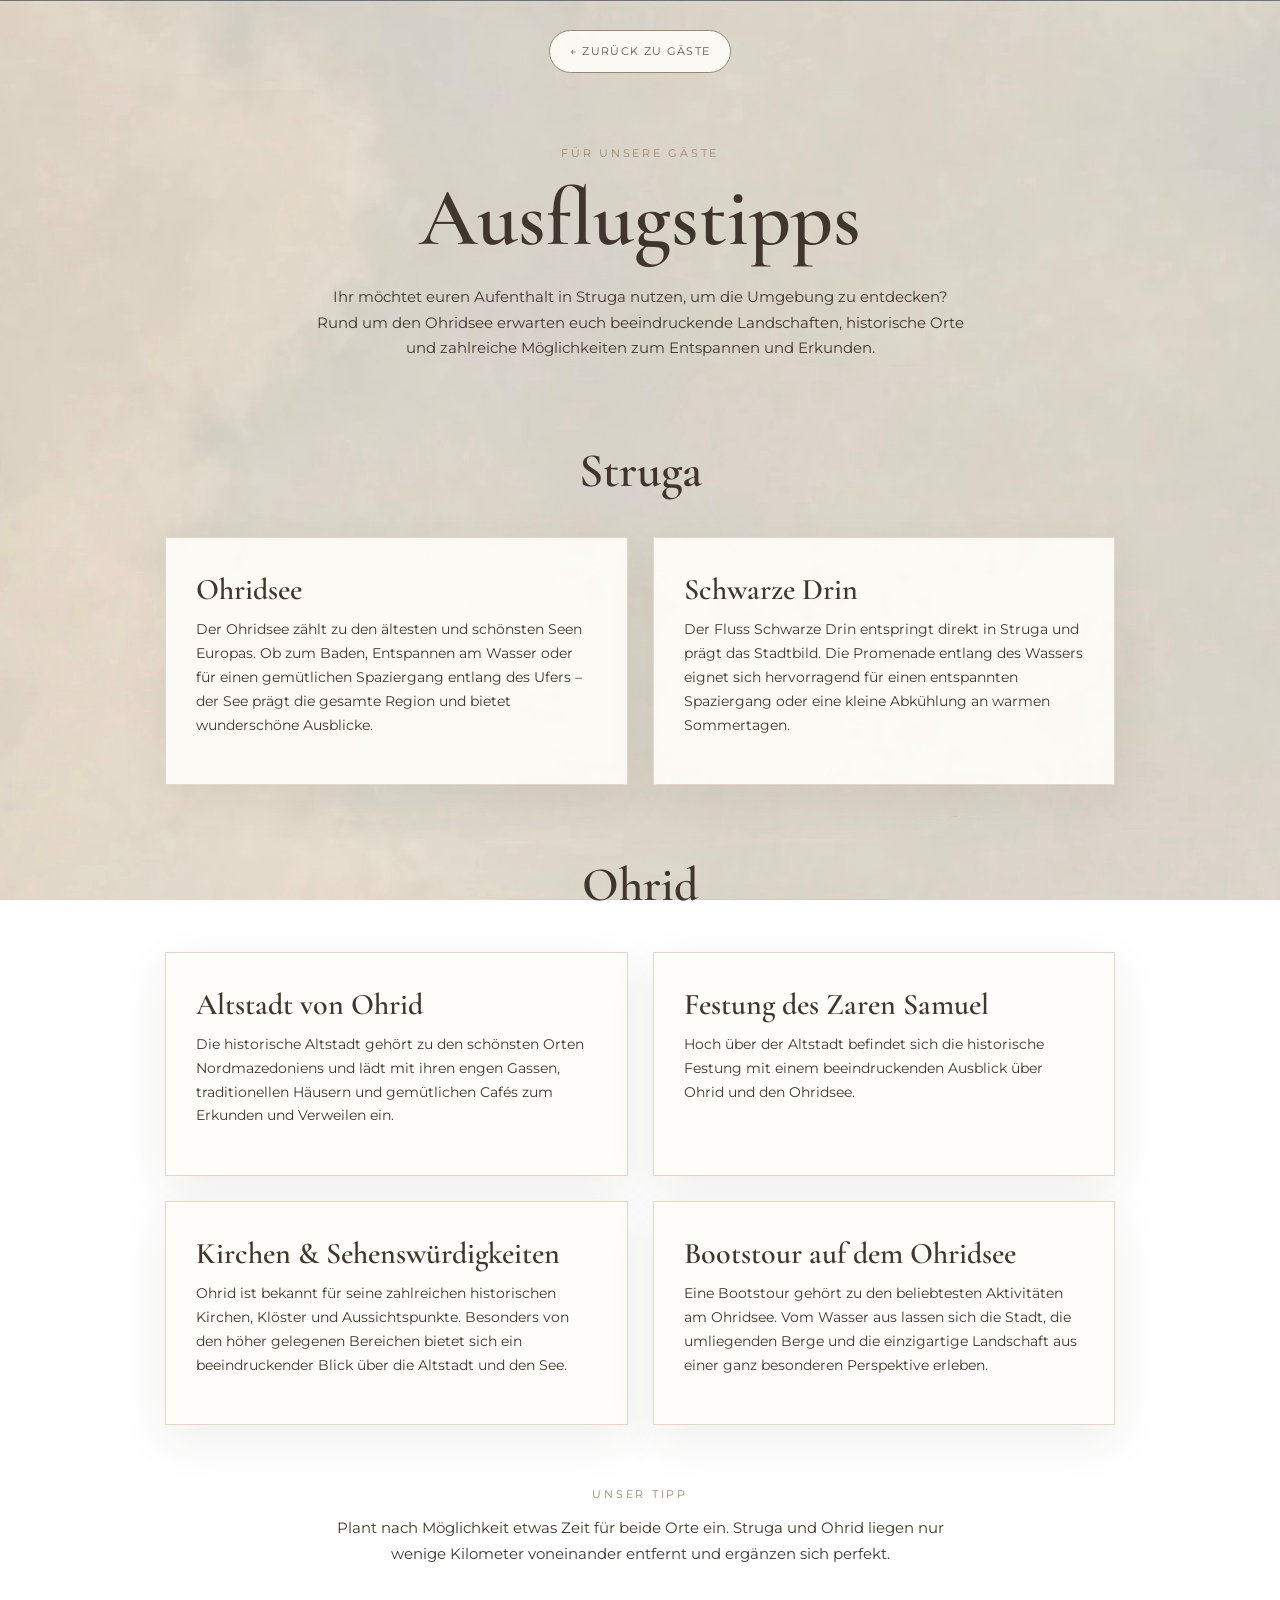
<file: ausflugstipps.html>
<!DOCTYPE html>
<html lang="de">

<head>

    <meta charset="UTF-8">

    <meta
        name="viewport"
        content="width=device-width, initial-scale=1.0"
    >

    <title>Ausflugstipps – Erijanas Brautabend</title>


    <!-- GOOGLE FONTS -->

    <link rel="preconnect" href="https://fonts.googleapis.com">

    <link
        rel="preconnect"
        href="https://fonts.gstatic.com"
        crossorigin
    >

    <link
        href="https://fonts.googleapis.com/css2?family=Allura&family=Cormorant+Garamond:wght@400;500;600;700&family=Montserrat:wght@400;500;600&display=swap"
        rel="stylesheet"
    >


    <style>

        /* =====================================================
           FARBEN
           ===================================================== */

        :root {
            --cream: #f8f3eb;
            --paper: #fffdf9;
            --beige: #d8c6b0;
            --beige-light: #eadfd1;
            --taupe: #9a8671;
            --brown: #655346;
            --dark: #40362e;
            --line: #e2d6c8;
        }


        /* =====================================================
           GRUNDLAGEN
           ===================================================== */

        * {
            box-sizing: border-box;
        }


        html {
            scroll-behavior: smooth;
        }


        body {
            margin: 0;

            background:
                url("images/0_Haupthintergrund.jpg")
                center center
                / cover
                fixed
                no-repeat;

            color: var(--dark);

            font-family:
                "Montserrat",
                Arial,
                sans-serif;

            line-height: 1.7;
        }


        h1,
        h2,
        h3 {
            font-family:
                "Cormorant Garamond",
                Georgia,
                serif;

            font-weight: 600;
        }


        p {
            max-width: 650px;

            margin-left: auto;
            margin-right: auto;
        }


        /* =====================================================
           SEITE
           ===================================================== */

        .page {
            min-height: 100vh;

            padding:
                30px 25px 100px;
        }


        .page-content {
            width:
                min(100%, 950px);

            margin:
                0 auto;

            text-align: center;
        }


        /* =====================================================
           ZURÜCK-BUTTON
           ===================================================== */

        .back-button {
            display: inline-block;

            margin-bottom: 60px;

            padding:
                11px 20px;

            border:
                1px solid var(--taupe);

            border-radius:
                999px;

            background:
                rgba(255,253,249,.90);

            color: var(--brown);

            text-decoration: none;

            font-size: 11px;

            text-transform: uppercase;

            letter-spacing: .12em;

            transition:
                transform .25s ease,
                background .25s ease;
        }


        .back-button:hover {
            transform:
                translateY(-2px);

            background:
                var(--paper);
        }


        /* =====================================================
           TITEL
           ===================================================== */

        .small-label {
            text-transform: uppercase;

            letter-spacing: .25em;

            font-size: 11px;

            color: var(--taupe);
        }


        .page-title {
            font-size:
                clamp(55px, 9vw, 82px);

            line-height: 1;

            margin:
                15px 0 25px;
        }


        .page-intro {
            max-width: 650px;

            margin:
                0 auto 70px;

            font-size: 15px;
        }


        /* =====================================================
           AUSFLUG-BEREICHE
           ===================================================== */

        .trip-section {
            margin-bottom: 60px;
        }


        .trip-section-title {
            font-size:
                clamp(35px, 5vw, 48px);

            margin:
                0 0 25px;
        }


        .trip-grid {
            display: grid;

            grid-template-columns:
                repeat(2, 1fr);

            gap: 25px;

            text-align: left;
        }


        /* =====================================================
           AUSFLUG-KARTEN
           ===================================================== */

        .trip-card {
            padding:
                35px 30px;

            background:
                rgba(255,253,249,.92);

            border:
                1px solid var(--line);

            box-shadow:
                0 15px 45px
                rgba(70,55,40,.08);

            transition:
                transform .25s ease,
                box-shadow .25s ease;
        }


        .trip-card:hover {
            transform:
                translateY(-4px);

            box-shadow:
                0 20px 50px
                rgba(70,55,40,.12);
        }


        /* =====================================================
           ICON
           ===================================================== */

        .trip-icon {
            display: block;

            margin-bottom: 15px;

            font-size: 26px;

            color: var(--brown);
        }


        /* =====================================================
           TITEL DER KARTE
           ===================================================== */

        .trip-card h3 {
            font-size: 30px;

            line-height: 1.1;

            margin:
                0 0 12px;
        }


        /* =====================================================
           TEXT
           ===================================================== */

        .trip-card p {
            max-width: none;

            margin:
                0 0 12px;

            font-size: 14px;
        }


        .trip-card p:last-child {
            margin-bottom: 0;
        }


        /* =====================================================
           LINKS
           ===================================================== */

        .trip-link {
            display: inline-block;

            margin-top: 8px;

            color: var(--brown);

            font-size: 12px;

            font-weight: 600;

            text-transform: uppercase;

            letter-spacing: .08em;

            text-decoration:
                underline;

            text-underline-offset: 3px;
        }


        .trip-link:hover {
            color: var(--dark);
        }


        /* =====================================================
           SPRACHEN
           ===================================================== */

        .language-de {
            display: initial;
        }


        .language-sq {
            display: none;
        }


        /* =====================================================
           MOBILE
           ===================================================== */

        @media (max-width: 700px) {

            .page {
                padding:
                    20px 20px 70px;
            }


            .back-button {
                margin-bottom:
                    45px;
            }


            .page-intro {
                margin-bottom:
                    45px;
            }


            .trip-grid {
                grid-template-columns:
                    1fr;
            }


            .trip-card {
                padding:
                    28px 22px;
            }


            .trip-card h3 {
                font-size:
                    28px;
            }

        }

    </style>

</head>


<body>


    <main class="page">

        <div class="page-content">


            <!-- =================================================
                 ZURÜCK ZU GÄSTE
                 ================================================= -->

	<a
	    href="index.html#guests"
	    class="back-button"
	    onclick="sessionStorage.setItem('returnToGuests', 'true'); 	sessionStorage.setItem('returnLanguage', 	localStorage.getItem('selectedLanguage') || 'de');"
	>

                <span class="language-de">
                    ← Zurück zu Gäste
                </span>

                <span class="language-sq">
                    ← Kthehu te mysafirët
                </span>

            </a>



            <!-- =================================================
                 TITEL
                 ================================================= -->

            <p class="small-label language-de">
                Für unsere Gäste
            </p>

            <p class="small-label language-sq">
                Për mysafirët tanë
            </p>


            <h1 class="page-title language-de">
                Ausflugstipps
            </h1>

            <h1 class="page-title language-sq">
                Këshilla për ekskursione
            </h1>


            <p class="page-intro language-de">
                Ihr möchtet euren Aufenthalt in Struga nutzen,
                um die Umgebung zu entdecken? Rund um den
                Ohridsee erwarten euch beeindruckende
                Landschaften, historische Orte und zahlreiche
                Möglichkeiten zum Entspannen und Erkunden.
            </p>


            <p class="page-intro language-sq">
                Dëshironi ta shfrytëzoni qëndrimin tuaj në Strugë
                për të zbuluar rrethinën? Rreth liqenit të Ohrit
                ju presin peizazhe mbresëlënëse, vende historike
                dhe shumë mundësi për t'u çlodhur dhe për të
                eksploruar.
            </p>



            <!-- =================================================
                 STRUGA
                 ================================================= -->

            <section class="trip-section">

                <h2 class="trip-section-title language-de">
                    Struga
                </h2>

                <h2 class="trip-section-title language-sq">
                    Strugë
                </h2>


                <div class="trip-grid">


                    <!-- OHRIDSEE -->

                    <article class="trip-card">


                        <h3 class="language-de">
                            Ohridsee
                        </h3>

                        <h3 class="language-sq">
                            Liqeni i Ohrit
                        </h3>


                        <p class="language-de">
                            Der Ohridsee zählt zu den ältesten und
                            schönsten Seen Europas. Ob zum Baden,
                            Entspannen am Wasser oder für einen
                            gemütlichen Spaziergang entlang des Ufers –
                            der See prägt die gesamte Region und
                            bietet wunderschöne Ausblicke.
                        </p>

                        <p class="language-sq">
                            Liqeni i Ohrit është një nga liqenet më të
                            vjetër dhe më të bukur të Evropës. Qoftë
                            për t'u larë, për t'u çlodhur pranë ujit
                            apo për një shëtitje të këndshme përgjatë
                            bregut – liqeni karakterizon të gjithë
                            rajonin dhe ofron pamje mahnitëse.
                        </p>

                    </article>



                    <!-- SCHWARZE DRIN -->

                    <article class="trip-card">


                        <h3 class="language-de">
                            Schwarze Drin
                        </h3>

                        <h3 class="language-sq">
                            Drini i Zi
                        </h3>


                        <p class="language-de">
                            Der Fluss Schwarze Drin entspringt direkt
                            in Struga und prägt das Stadtbild. Die
                            Promenade entlang des Wassers eignet sich
                            hervorragend für einen entspannten
                            Spaziergang oder eine kleine Abkühlung
                            an warmen Sommertagen.
                        </p>

                        <p class="language-sq">
                            Lumi Drini i Zi buron drejtpërdrejt në
                            Strugë dhe është pjesë e rëndësishme e
                            pamjes së qytetit. Shëtitorja përgjatë ujit
                            është ideale për një shëtitje të qetë ose
                            për një freskim të vogël gjatë ditëve të
                            ngrohta të verës.
                        </p>

                    </article>


                </div>

            </section>



            <!-- =================================================
                 OHRID
                 ================================================= -->

            <section class="trip-section">

                <h2 class="trip-section-title language-de">
                    Ohrid
                </h2>

                <h2 class="trip-section-title language-sq">
                    Ohër
                </h2>


                <div class="trip-grid">


                    <!-- ALTSTADT -->

                    <article class="trip-card">


                        <h3 class="language-de">
                            Altstadt von Ohrid
                        </h3>

                        <h3 class="language-sq">
                            Qyteti i vjetër i Ohrit
                        </h3>


                        <p class="language-de">
                            Die historische Altstadt gehört zu den
                            schönsten Orten Nordmazedoniens und lädt
                            mit ihren engen Gassen, traditionellen
                            Häusern und gemütlichen Cafés zum Erkunden
                            und Verweilen ein.
                        </p>

                        <p class="language-sq">
                            Qyteti historik i vjetër është një nga
                            vendet më të bukura të Maqedonisë së Veriut
                            dhe ju fton të eksploroni rrugicat e ngushta,
                            shtëpitë tradicionale dhe kafenetë e këndshme.
                        </p>

                    </article>



                    <!-- FESTUNG -->

                    <article class="trip-card">


                        <h3 class="language-de">
                            Festung des Zaren Samuel
                        </h3>

                        <h3 class="language-sq">
                            Kalaja e Car Samuilit
                        </h3>


                        <p class="language-de">
                            Hoch über der Altstadt befindet sich die
                            historische Festung mit einem beeindruckenden
                            Ausblick über Ohrid und den Ohridsee.
                        </p>

                        <p class="language-sq">
                            Lart mbi qytetin e vjetër ndodhet kalaja
                            historike, e cila ofron një pamje
                            mbresëlënëse mbi Ohrin dhe liqenin e Ohrit.
                        </p>

                    </article>



                    <!-- KIRCHEN -->

                    <article class="trip-card">


                        <h3 class="language-de">
                            Kirchen & Sehenswürdigkeiten
                        </h3>

                        <h3 class="language-sq">
                            Kisha & Atraksione
                        </h3>


                        <p class="language-de">
                            Ohrid ist bekannt für seine zahlreichen
                            historischen Kirchen, Klöster und
                            Aussichtspunkte. Besonders von den höher
                            gelegenen Bereichen bietet sich ein
                            beeindruckender Blick über die Altstadt
                            und den See.
                        </p>

                        <p class="language-sq">
                            Ohri është i njohur për kishat e tij të
                            shumta historike, manastiret dhe pikat
                            panoramike. Veçanërisht nga pjesët më të
                            larta mund të shijoni një pamje
                            mbresëlënëse mbi qytetin e vjetër dhe liqenin.
                        </p>

                    </article>



                    <!-- BOOTSTOUR -->

                    <article class="trip-card">


                        <h3 class="language-de">
                            Bootstour auf dem Ohridsee
                        </h3>

                        <h3 class="language-sq">
                            Shëtitje me varkë në liqenin e Ohrit
                        </h3>


                        <p class="language-de">
                            Eine Bootstour gehört zu den beliebtesten
                            Aktivitäten am Ohridsee. Vom Wasser aus
                            lassen sich die Stadt, die umliegenden
                            Berge und die einzigartige Landschaft aus
                            einer ganz besonderen Perspektive erleben.
                        </p>

                        <p class="language-sq">
                            Një shëtitje me varkë është një nga
                            aktivitetet më të njohura në liqenin e Ohrit.
                            Nga uji mund të përjetoni qytetin, malet
                            përreth dhe peizazhin unik nga një
                            këndvështrim krejtësisht i veçantë.
                        </p>

                    </article>


                </div>

            </section>



            <!-- =================================================
                 UNSER TIPP
                 ================================================= -->

            <section class="trip-section">

                <p class="small-label language-de">
                    Unser Tipp
                </p>

                <p class="small-label language-sq">
                    Këshilla jonë
                </p>


                <p class="page-intro language-de">
                    Plant nach Möglichkeit etwas Zeit für beide Orte
                    ein. Struga und Ohrid liegen nur wenige Kilometer
                    voneinander entfernt und ergänzen sich perfekt.
                </p>


                <p class="page-intro language-sq">
                    Nëse është e mundur, planifikoni pak kohë për të
                    dyja vendet. Struga dhe Ohri ndodhen vetëm disa
                    kilometra larg njëri-tjetrit dhe plotësojnë njëri-
                    tjetrin në mënyrë perfekte.
                </p>

            </section>


        </div>

    </main>


    <!-- =====================================================
         SPRACHLOGIK
         ===================================================== -->

    <script>

        const savedLanguage =
            localStorage.getItem("selectedLanguage");


        function getCorrectDisplayValue(element) {

            const tag =
                element.tagName.toLowerCase();


            if (tag === "span") {
                return "inline";
            }


            if (tag === "small") {
                return "inline";
            }


            if (tag === "a") {
                return "inline-block";
            }


            if (tag === "button") {
                return "inline-block";
            }


            return "block";

        }


        function setPageLanguage(language) {

            const germanElements =
                document.querySelectorAll(
                    ".language-de"
                );

            const albanianElements =
                document.querySelectorAll(
                    ".language-sq"
                );


            if (language === "de") {

                document.documentElement.lang = "de";


                germanElements.forEach(
                    function(element) {

                        element.style.display =
                            getCorrectDisplayValue(element);

                    }
                );


                albanianElements.forEach(
                    function(element) {

                        element.style.display =
                            "none";

                    }
                );

            }


            if (language === "sq") {

                document.documentElement.lang = "sq";


                germanElements.forEach(
                    function(element) {

                        element.style.display =
                            "none";

                    }
                );


                albanianElements.forEach(
                    function(element) {

                        element.style.display =
                            getCorrectDisplayValue(element);

                    }
                );

            }

        }


        document.addEventListener(
            "DOMContentLoaded",
            function() {

                if (savedLanguage === "sq") {

                    setPageLanguage("sq");

                } else {

                    setPageLanguage("de");

                }

            }
        );

    </script>


</body>

</html>
</file>
<file: style.css>
/* =====================================================
   ERIJANAS BRAUTABEND
   ===================================================== */


/* =====================================================
   1. FARBEN & DESIGN-VARIABLEN
   ===================================================== */

:root {

    --cream: #f8f3eb;
    --cream-dark: #eee4d6;
    --paper: #fffdf9;

    --beige: #d8c6b0;
    --beige-light: #eadfd1;

    --taupe: #9a8671;
    --brown: #655346;
    --dark: #40362e;

    --line: #e2d6c8;

    /* Timeline-Punkt */
    --timeline-dot: #5E6E88;
}


/* =====================================================
   2. GRUNDLAGEN
   ===================================================== */

* {
    box-sizing: border-box;
}


html {
    scroll-behavior: smooth;
    overflow-x: hidden;
}


body {
    margin: 0;
    overflow-x: hidden;

    background: var(--cream);

    color: var(--dark);

    font-family:
        "Montserrat",
        Arial,
        sans-serif;

    line-height: 1.7;
}


button,
a {
    font: inherit;
}


/* =====================================================
   3. SCHRIFTEN
   ===================================================== */

h1,
h2,
h3 {

    font-family:
        "Cormorant Garamond",
        Georgia,
        serif;

    font-weight: 600;
}


h1 {

    font-size:
        clamp(65px, 14vw, 110px);

    margin:
        10px 0;
}


h2 {

    font-size:
        clamp(42px, 6vw, 62px);

    line-height:
        1.05;

    margin:
        15px 0 30px;
}


h3 {

    font-size:
        28px;

    margin:
        8px 0;
}


p {

    max-width:
        650px;

    margin-left:
        auto;

    margin-right:
        auto;
}


/* =====================================================
   4. ALLGEMEINE BESCHRIFTUNGEN
   ===================================================== */

.small-label {

    text-transform:
        uppercase;

    letter-spacing:
        .25em;

    font-size:
        11px;

    color:
        var(--taupe);
}


/* =====================================================
   5. EINLADUNG & STARTBILDSCHIRM
   ===================================================== */

.invitation-screen {

    min-height:
        100vh;

    display:
        grid;

    place-items:
        center;

    padding:
        25px;

    background:
        radial-gradient(
            circle at 15% 20%,
            rgba(154, 134, 113, .12),
            transparent 30%
        ),

        radial-gradient(
            circle at 85% 80%,
            rgba(216, 198, 176, .20),
            transparent 32%
        ),

        var(--cream);
}


.invitation-card {

    width:
        min(92vw, 650px);

    min-height:
        600px;

    padding:
        70px 35px;

    background:
        rgba(255, 253, 249, .97);

    border:
        1px solid var(--line);

    box-shadow:
        0 30px 80px
        rgba(70, 55, 40, .13);

    position:
        relative;

    display:
        grid;

    place-items:
        center;

    align-content:
        center;

    text-align:
        center;

    cursor:
        pointer;
}


/* =====================================================
   6. VIDEO-EINLADUNG
   ===================================================== */

.video-invitation {

    width:
        min(92vw, 650px);

    height:
        600px;

    min-height:
        600px;

    padding:
        0;

    overflow:
        hidden;

    position:
        relative;

    cursor:
        pointer;

    background:
        transparent;

    display:
        block;

    border:
        none;
}


.video-invitation video {

    width:
        100%;

    height:
        100%;

    display:
        block;

    object-fit:
        cover;

    object-position:
        center center;

    border:
        none;

    outline:
        none;
}


.video-opening {

    position:
        absolute;

    left:
        0;

    right:
        0;

    bottom:
        45px;

    text-align:
        center;

    color:
        white;

    text-shadow:
        0 2px 8px
        rgba(0, 0, 0, .45);

    pointer-events:
        none;

    transition:
        opacity .3s ease;
}


.video-opening p {

    margin:
        4px auto;

    font-size:
        12px;

    text-transform:
        uppercase;

    letter-spacing:
        .18em;
}


.video-opening p:last-child {

    opacity:
        .75;
}


.video-invitation.playing .video-opening {

    opacity:
        0;
}


/* =====================================================
   7. SPRACHAUSWAHL
   ===================================================== */

.language-card {

    cursor:
        default;

    margin-left:
        auto;

    margin-right:
        auto;
}


.language-buttons {

    display:
        flex;

    justify-content:
        center;

    gap:
        12px;

    flex-wrap:
        wrap;

    margin:
        25px 0;
}


.language-button {

    background:
        var(--paper);

    border:
        1px solid var(--line);

    color:
        var(--dark);

    border-radius:
        999px;

    padding:
        12px 20px;

    cursor:
        pointer;

    transition:
        .2s ease;
}


.language-button:hover {

    transform:
        translateY(-2px);
}


.language-button.selected {

    border-color:
        var(--brown);

    background:
        var(--beige-light);
}


.language-choice-text {

    font-family:
        "Allura",
        cursive;

    font-weight:
        400;

    font-size:
        32px;

    color:
        var(--brown);

    margin-top:
        2px;

    margin-bottom:
        2px;
}


/* =====================================================
   8. BUTTONS
   ===================================================== */

.open-button {

    border:
        1px solid var(--taupe);

    background:
        var(--brown);

    color:
        white;

    padding:
        14px 28px;

    border-radius:
        999px;

    cursor:
        default;

    text-decoration:
        none;

    display:
        inline-block;

    transition:
        none;
}


.open-button:hover {

    transform:
        none;
}


.inline-button {

    margin-top:
        20px;
}


/* =====================================================
   9. HAUPTWEBSITE
   ===================================================== */

#website {

    width:
        100%;

    padding-top:
        52px;

    background:
        url("images/0_Haupthintergrund.jpg")
        center center
        / cover
        fixed
        no-repeat;
}


/* =====================================================
   10. NAVIGATION
   ===================================================== */

.site-navigation {

    position:
        absolute;

    top:
        0;

    left:
        0;

    right:
        0;

    z-index:
        1000;

    display:
        flex;

    justify-content:
        center;

    align-items:
        center;

    flex-wrap:
        wrap;

    gap:
        20px;

    padding:
        16px 20px;

    background:
        rgba(255, 253, 249, .92);

    backdrop-filter:
        blur(12px);

    -webkit-backdrop-filter:
        blur(12px);

    border-bottom:
        1px solid var(--line);
}


.site-navigation a {

    color:
        var(--brown);

    text-decoration:
        none;

    font-size:
        11px;

    text-transform:
        uppercase;

    letter-spacing:
        .12em;

    transition:
        color .25s ease,
        opacity .25s ease;
}


.site-navigation a:hover {

    color:
        var(--taupe);

    opacity:
        .75;
}


/* =====================================================
   11. ALLGEMEINE SEKTIONEN
   ===================================================== */

.onepage-section {

    width:
        100%;

    display:
        flex;

    align-items:
        center;

    justify-content:
        center;

    text-align:
        center;

    padding:
        55px 25px;

    position:
        relative;
}

.section-content {

    width:
        min(100%, 900px);

    margin:
        0 auto;
}


/* =====================================================
   12. EINLADUNGSKARTE IM HAUPTBEREICH
   ===================================================== */

#invitationSection {

    min-height:
        680px;

    background-position:
        center center;

    background-size:
        cover;

    background-repeat:
        no-repeat;
}


.paper-section {

    min-height:
        100vh;

    background:
        transparent;
}


/* =====================================================
   13. STARTSEITE
   ===================================================== */

#home {

    min-height:
        480px;

    padding-top:
        35px;

    padding-bottom:
        35px;
}


.home-text {

    max-width:
        650px;

    margin:
        0 auto;
}


.home-text h2 {

    margin-bottom:
        25px;
}


/* =====================================================
   14. COUNTDOWN
   ===================================================== */

.countdown {

    margin-bottom:
        45px;
}


.countdown-display {

    display:
        flex;

    justify-content:
        center;

    align-items:
        flex-start;

    gap:
        6px;

    width:
        100%;

    margin:
        35px auto 0;
}


.countdown-display > div {

    display:
        flex;

    flex-direction:
        column;

    align-items:
        center;

    justify-content:
        flex-start;

    padding:
        0;
}


.countdown-display span {

    font-family:
        "Cormorant Garamond",
        Georgia,
        serif;

    font-size:
        clamp(38px, 5vw, 58px);

    line-height:
        1;

    padding:
        11px 18px;

    border:
        1px solid var(--line);

    border-radius:
        8px;

    background:
        rgba(255, 253, 249, .65);
}


.countdown-display small {

    margin-top:
        10px;

    font-size:
        10px;

    text-transform:
        uppercase;

    letter-spacing:
        .15em;

    color:
        var(--taupe);
}


/* =====================================================
   15. LOCATION
   ===================================================== */

#location {

    min-height:
        560px;

    position:
        relative;

    padding-top:
        45px;
}


#location::before {

    content:
        "";

    position:
        absolute;

    top:
        20px;

    left:
        50%;

    transform:
        translateX(-50%);

    width:
        70px;

    height:
        1px;

    background:
        var(--taupe);
}


.location-section {

    background:
        transparent;
}


.location-address {

    font-family:
        "Cormorant Garamond",
        Georgia,
        serif;

    font-size:
        24px;
}


.location-image {

    position:
        relative;

    width:
        100%;

    max-width:
        850px;

    height:
        450px;

    margin:
        40px auto 25px;

    overflow:
        hidden;

    border:
        1px solid var(--line);

    background:
        #e8e5df;

    box-shadow:
        0 20px 50px
        rgba(70, 55, 40, .10);
}


.location-image img {

    width:
        100%;

    height:
        100%;

    display:
        block;

    object-fit:
        cover;

    transition:
        transform .5s ease;
}


.location-image:hover img {

    transform:
        scale(1.02);
}


.location-image-overlay {

    position:
        absolute;

    right:
        20px;

    bottom:
        20px;

    width:
        max-content;

    max-width:
        none;

    display:
        flex;

    align-items:
        center;

    justify-content:
        flex-start;

    gap:
        10px;

    padding:
        10px 16px;

    background:
        rgba(255, 253, 249, .94);

    border:
        1px solid var(--line);

    box-shadow:
        0 8px 25px
        rgba(70, 55, 40, .15);
}


.location-image-overlay span {

    font-size:
        20px;

    flex-shrink:
        0;
}


.location-image-overlay p {

    width:
        auto;

    max-width:
        none;

    margin:
        0;

    text-align:
        left;

    font-size:
        11px;

    text-transform:
        uppercase;

    letter-spacing:
        .12em;

    color:
        var(--brown);

    white-space:
        nowrap;
}


.parking-note {

    font-size:
        13px;

    color:
        var(--taupe);

    margin-top:
        25px;
}


/* =====================================================
   16. ABLAUF
   ===================================================== */

.schedule-section {

    background:
        transparent;
}


.timeline {

    width:
        min(100%, 850px);

    margin:
        35px auto 0;

    text-align:
        left;

    position:
        relative;
}


.timeline-item {

    display:
        grid;

    grid-template-columns:
        130px 40px 1fr;

    gap:
        0;

    position:
        relative;

    min-height:
        90px;
}


.timeline-item::before {

    content:
        "";

    position:
        absolute;

    left:
        150px;

    top:
        0;

    bottom:
        0;

    width:
        1px;

    background:
        var(--beige);
}


.timeline-item:last-child::before {

    bottom:
        75px;
}


.timeline-time {

    grid-column:
        1;

    font-family:
        "Cormorant Garamond",
        Georgia,
        serif;

    font-size:
        25px;

    color:
        var(--taupe);

    text-align:
        right;

    padding-right:
        25px;

    line-height:
        1.2;
}


.timeline-marker {

    grid-column:
        2;

    width:
        7px;

    height:
        7px;

    border-radius:
        50%;

    background:
        var(--timeline-dot);

    position:
        relative;

    z-index:
        2;

    margin-top:
        5px;

    justify-self:
        center;
}


.timeline-content {

    grid-column:
        3;

    padding-left:
        25px;

    padding-bottom:
        25px;
}


.timeline-content h3 {

    margin:
        0;

    font-size:
        25px;

    line-height:
        1.1;

    font-weight:
        400;
}


/* =====================================================
   17. TAUBENBILD
   ===================================================== */

.doves-image {

    width:
        600px;

    max-width:
        60vw;

    margin:
        0 auto 25px;

    padding:
        0;

    background:
        transparent;

    overflow:
        visible;

    display:
        flex;

    justify-content:
        center;

    align-items:
        center;
}


.doves-image img {

    display:
        block;

    width:
        100%;

    height:
        auto;

    margin:
        0 auto;

    border:
        none;

    background:
        transparent;
}


/* =====================================================
   18. BLUMENBILD
   ===================================================== */

.flowers-image {

    width:
        450px;

    max-width:
        60vw;

    margin:
        10px auto 0;

    padding:
        0;

    background:
        transparent;

    overflow:
        visible;

    display:
        flex;

    justify-content:
        center;

    align-items:
        center;
}


.flowers-image img {

    width:
        100%;

    height:
        auto;

    display:
        block;

    background:
        transparent;
}


/* =====================================================
   19. DRESSCODE
   ===================================================== */

.dresscode-section {

    background:
        transparent;
}


.dresscode-main {

    font-family:
        "Cormorant Garamond",
        Georgia,
        serif;

    font-size:
        38px;

    line-height:
        1.25;
}


/* =====================================================
   20. RSVP / ZUSAGE
   ===================================================== */

.rsvp-section {

    min-height:
        80vh;

    background:
        transparent;
}


.rsvp-section h2 {

    font-size:
        clamp(42px, 6vw, 62px);
}


/* =====================================================
   21. GÄSTE
   ===================================================== */

.guests-section {

    background:
        transparent;

    text-align:
        center;
}


.guests-image {

    width:
        350px;

    max-width:
        55vw;

    margin:
        0 auto 30px;

    overflow:
        hidden;

    -webkit-mask-image:
        radial-gradient(
            ellipse at center,
            black 55%,
            transparent 100%
        );

    mask-image:
        radial-gradient(
            ellipse at center,
            black 55%,
            transparent 100%
        );
}


.guests-image img {

    width:
        100%;

    height:
        auto;

    display:
        block;
}


/* =====================================================
   22. GÄSTE-KARTEN
   ===================================================== */

.guest-grid {

    width:
        min(100%, 1000px);

    margin:
        60px auto 0;

    display:
        grid;

    grid-template-columns:
        repeat(3, 1fr);

    gap:
        25px;
}


.guest-card {

    position:
        relative;

    min-height:
        220px;

    padding:
        45px 30px;

    border:
        1px solid var(--line);

    background:
        rgba(255, 253, 249, .72);

    color:
        var(--dark);

    text-decoration:
        none;

    cursor:
        pointer;

    display:
        flex;

    flex-direction:
        column;

    align-items:
        center;

    justify-content:
        flex-start;

    text-align:
        center;

    transition:
        transform .3s ease,
        background .3s ease,
        box-shadow .3s ease;
}


.guest-card:hover {

    transform:
        translateY(-6px);

    background:
        rgba(255, 253, 249, .92);

    box-shadow:
        0 20px 45px
        rgba(70, 55, 40, .12);
}


.guest-card h3 {

    margin:
        0;

    font-family:
        "Cormorant Garamond",
        Georgia,
        serif;

    font-size:
        clamp(25px, 3vw, 34px);

    font-weight:
        600;

    line-height:
        1.15;

    color:
        var(--dark);
}


.guest-more {

    margin:
        18px 0 0;

    max-width:
        none;

    font-family:
        "Montserrat",
        Arial,
        sans-serif;

    font-size:
        10px;

    font-weight:
        500;

    text-transform:
        uppercase;

    letter-spacing:
        .15em;

    color:
        var(--taupe);
}


.guest-more span {

    display:
        inline-block;

    margin-left:
        8px;

    font-size:
        15px;

    transition:
        transform .25s ease;
}


.guest-card:hover .guest-more span {

    transform:
        translateX(5px);
}


/* =====================================================
   23. ABSCHIED
   ===================================================== */

.farewell-section {

    min-height:
        70vh;

    background:
        transparent;

    text-align:
        center;
}


.farewell-main {

    font-family:
        "Cormorant Garamond",
        Georgia,
        serif;

    font-size:
        clamp(32px, 5vw, 55px);

    font-weight:
        600;

    line-height:
        1.1;

    margin:
        0 auto 12px;

    text-transform:
        uppercase;

    letter-spacing:
        .04em;
}


.farewell-heart {

    font-family:
        "Allura",
        cursive;

    font-size:
        clamp(34px, 4vw, 46px);

    font-weight:
        400;

    color:
        var(--taupe);

    margin:
        0 auto 5px;

    text-transform:
        none;

    letter-spacing:
        normal;
}


.farewell-family {

    font-family:
        "Cormorant Garamond",
        Georgia,
        serif;

    font-size:
        clamp(28px, 3vw, 38px);

    font-weight:
        500;

    margin:
        0 auto;

    color:
        var(--dark);
}


/* =====================================================
   24. SPRACHVERSIONEN
   ===================================================== */

.language-de {

    display:
        initial;
}


.language-sq {

    display:
        none;
}


/* =====================================================
   25. MOBILE VERSION
   ===================================================== */

@media (max-width: 700px) {

    #website {

        padding-top:
            48px;
    }


    /* -------------------------------------------------
       25.1 MOBILE NAVIGATION
       ------------------------------------------------- */

    .site-navigation {

        position:
            absolute;

        top:
            0;

        left:
            0;

        right:
            0;

        bottom:
            auto;

        transform:
            none;

        width:
            100%;

        max-width:
            none;

        justify-content:
            flex-start;

        overflow-x:
            auto;

        overflow-y:
            hidden;

        flex-wrap:
            nowrap;

        gap:
            18px;

        padding:
            13px 18px;

        border-radius:
            0;

        border-left:
            none;

        border-right:
            none;

        border-top:
            none;

        box-shadow:
            none;

        -webkit-overflow-scrolling:
            touch;

        scrollbar-width:
            none;
    }


    .site-navigation::-webkit-scrollbar {

        display:
            none;
    }


    .site-navigation a {

        white-space:
            nowrap;

        flex-shrink:
            0;

        font-size:
            10px;

        letter-spacing:
            .10em;
    }


    /* -------------------------------------------------
       25.2 MOBILE SEKTIONEN
       ------------------------------------------------- */

.onepage-section {

    min-height:
        auto;

    padding:
        45px 20px;
}


    #invitationSection {

        min-height:
            600px;
    }


    #home {

        min-height:
            520px;

        padding-top:
            40px;

        padding-bottom:
            45px;
    }


    /* -------------------------------------------------
       25.3 MOBILE LOCATION
       ------------------------------------------------- */

    #location {

        min-height:
            auto;

        padding-top:
            30px;

        padding-bottom:
            60px;

        position:
            relative;
    }


    #location::before {

        content:
            "";

        position:
            absolute;

        top:
            10px;

        left:
            50%;

        transform:
            translateX(-50%);

        width:
            60px;

        height:
            1px;

        background:
            var(--taupe);
    }


    .language-card {

        width:
            calc(100vw - 40px);

        max-width:
            none;

        margin-left:
            auto;

        margin-right:
            auto;
    }


    /* -------------------------------------------------
       25.4 MOBILE ÜBERSCHRIFTEN
       ------------------------------------------------- */

    h1 {

        font-size:
            clamp(58px, 17vw, 82px);
    }


    h2 {

        font-size:
            clamp(38px, 10vw, 52px);

        margin-bottom:
            22px;
    }


    h3 {

        font-size:
            27px;
    }


    .small-label {

        font-size:
            9px;

        letter-spacing:
            .20em;
    }


    p {

        font-size:
            14px;
    }


    /* -------------------------------------------------
       25.5 MOBILE VIDEO-EINLADUNG
       ------------------------------------------------- */

    #invitationSection {

        padding:
            0;

        min-height:
            100svh;
    }


    .video-invitation {

        width:
            100%;

        height:
            100svh;

        min-height:
            100svh;

        margin:
            0;

        padding:
            0;

        border:
            none;

        border-radius:
            0;
    }


    .video-invitation video {

        width:
            100%;

        height:
            100%;

        min-height:
            100%;

        object-fit:
            cover;

        object-position:
            center center;
    }


    .video-opening {

        bottom:
            35px;

        padding:
            0 20px;
    }


    .video-opening p {

        font-size:
            9px;

        letter-spacing:
            .14em;
    }


    /* -------------------------------------------------
       25.6 MOBILE COUNTDOWN
       ------------------------------------------------- */

    .countdown {

        margin-bottom:
            55px;
    }


    .countdown-display {

        display:
            flex;

        justify-content:
            center;

        align-items:
            flex-start;

        gap:
            4px;

        width:
            100%;

        margin-top:
            28px;
    }


    .countdown-display > div {

        min-width:
            0;
    }


    .countdown-display span {

        font-size:
            30px;

        padding:
            8px 10px;

        border-radius:
            7px;
    }


    .countdown-display small {

        margin-top:
            8px;

        font-size:
            8px;

        letter-spacing:
            .10em;
    }


    /* -------------------------------------------------
       25.7 MOBILE LOCATION
       ------------------------------------------------- */

    .location-address {

        font-size:
            21px;
    }


    .location-image {

        width:
            100%;

        height:
            320px;

        margin:
            30px auto 20px;
    }


    .location-image-overlay {

        right:
            12px;

        bottom:
            12px;

        width:
            max-content;

        max-width:
            none;

        padding:
            8px 11px;
    }


    .location-image-overlay span {

        font-size:
            17px;
    }


    .location-image-overlay p {

        font-size:
            8px;

        letter-spacing:
            .08em;

        white-space:
            normal;

        line-height:
            1.4;
    }


    .parking-note {

        font-size:
            12px;
    }


    /* -------------------------------------------------
       25.8 MOBILE BLUMENBILD
       ------------------------------------------------- */

    .flowers-image {

        width:
            310px;

        max-width:
            65vw;

        margin:
            10px auto 0;

        padding:
            0;

        background:
            transparent;

        overflow:
            visible;

        display:
            flex;

        justify-content:
            center;

        align-items:
            center;
    }


    .flowers-image img {

        width:
            100%;

        height:
            auto;

        display:
            block;
    }


    /* -------------------------------------------------
       25.9 MOBILE TIMELINE
       ------------------------------------------------- */

    .timeline {

        width:
            100%;

        margin-top:
            40px;
    }


    .timeline-item {

        grid-template-columns:
            62px 26px 1fr;

        min-height:
            85px;
    }


    .timeline-item::before {

        left:
            75px;
    }


    .timeline-item:last-child::before {

        bottom:
            65px;
    }


    .timeline-time {

        font-size:
            19px;

        padding-right:
            10px;

        text-align:
            right;
    }


    .timeline-marker {

        width:
            7px;

        height:
            7px;

        margin-top:
            5px;
    }


    .timeline-content {

        padding-left:
            14px;

        padding-bottom:
            25px;
    }


    .timeline-content h3 {

        font-size:
            21px;
    }


    /* -------------------------------------------------
       25.10 MOBILE DRESSCODE
       ------------------------------------------------- */

    .dresscode-main {

        font-size:
            31px;
    }


    /* -------------------------------------------------
       25.11 MOBILE RSVP
       ------------------------------------------------- */

    .rsvp-section {

        min-height:
            70vh;
    }


    .rsvp-section h2 {

        font-size:
            clamp(38px, 10vw, 52px);
    }


    /* -------------------------------------------------
       25.12 MOBILE GÄSTE-BILD
       ------------------------------------------------- */

    .guests-image {

        width:
            280px;

        max-width:
            70vw;

        margin:
            0 auto 25px;
    }


    /* -------------------------------------------------
       25.13 MOBILE GÄSTE-GRID
       ------------------------------------------------- */

    .guest-grid {

        grid-template-columns:
            1fr;

        gap:
            14px;

        width:
            100%;

        margin-top:
            40px;
    }


    /* -------------------------------------------------
       25.14 MOBILE GÄSTE-KARTEN
       ------------------------------------------------- */

    .guest-card {

        min-height:
            200px;

        padding:
            32px 22px;
    }


    .guest-card:hover {

        transform:
            none;
    }


    .guest-card h3 {

        font-size:
            29px;
    }


    .guest-more {

        margin-top:
            15px;

        font-size:
            9px;
    }


    /* -------------------------------------------------
       25.15 MOBILE ABSCHIED
       ------------------------------------------------- */

    .farewell-section {

        min-height:
            60vh;

        padding-bottom:
            100px;
    }


    .farewell-heart {

        font-size:
            38px;
    }


    .farewell-main {

        font-size:
            clamp(30px, 9vw, 45px);
    }


    .farewell-family {

        font-size:
            28px;
    }

}


/* =====================================================
   26. SEHR KLEINE HANDYS
   ===================================================== */

@media (max-width: 400px) {


    /* -------------------------------------------------
       26.1 NAVIGATION
       ------------------------------------------------- */

    .site-navigation {

        gap:
            14px;

        padding-left:
            15px;

        padding-right:
            15px;
    }


    .site-navigation a {

        font-size:
            9px;
    }


    /* -------------------------------------------------
       26.2 ÜBERSCHRIFTEN
       ------------------------------------------------- */

    h2 {

        font-size:
            40px;
    }


    /* -------------------------------------------------
       26.3 COUNTDOWN
       ------------------------------------------------- */

    .countdown-display {

        gap:
            2px;
    }


    .countdown-display span {

        font-size:
            27px;

        padding:
            7px 8px;
    }


    .countdown-display small {

        font-size:
            7px;
    }


    /* -------------------------------------------------
       26.4 LOCATION
       ------------------------------------------------- */

    .location-image {

        height:
            280px;
    }


    /* -------------------------------------------------
       26.5 BLUMENBILD
       ------------------------------------------------- */

    .flowers-image {

        width:
            155px;

        max-width:
            40vw;

        margin:
            8px auto 0;
    }


    /* -------------------------------------------------
       26.6 TIMELINE
       ------------------------------------------------- */

    .timeline-item {

        grid-template-columns:
            55px 24px 1fr;
    }


    .timeline-item::before {

        left:
            67px;
    }


    .timeline-time {

        font-size:
            17px;
    }


    .timeline-content {

        padding-left:
            12px;
    }


    .timeline-content h3 {

        font-size:
            20px;
    }


    /* -------------------------------------------------
       26.7 GÄSTE
       ------------------------------------------------- */

    .guest-card {

        min-height:
            190px;

        padding:
            28px 18px;
    }


    .guest-card h3 {

        font-size:
            25px;
    }


    .guest-more {

        font-size:
            8px;
    }


    /* -------------------------------------------------
       26.8 ABSCHIED
       ------------------------------------------------- */

    .farewell-main {

        font-size:
            28px;
    }


    .farewell-family {

        font-size:
            25px;
    }

}

/* =====================================================
   27. FEINANPASSUNGEN
   ===================================================== */


/* -----------------------------------------------------
   27.1 SPRACHAUSWAHL – KÄSTCHEN ZENTRIEREN
   ----------------------------------------------------- */

.language-card {
    width: min(92vw, 650px);
    margin-left: auto;
    margin-right: auto;
}


/* -----------------------------------------------------
   27.2 DRESSCODE → ZUSAGE – ABSTAND VERKLEINERN
   ----------------------------------------------------- */

.dresscode-section {
    padding-bottom: 20px;
}


.rsvp-section {
    min-height: auto;
    padding-top: 20px;
    padding-bottom: 45px;
}


/* -----------------------------------------------------
   27.3 TELEFONNUMMER – WEISS STATT BLAU
   ----------------------------------------------------- */

.rsvp-section .open-button {
    color: white;
    text-decoration: none;
}


/* Verhindert automatische Telefonnummern-Färbung
   auf iPhone / Safari */

.rsvp-section a,
.rsvp-section a:link,
.rsvp-section a:visited,
.rsvp-section a:hover,
.rsvp-section a:active {
    color: white;
    text-decoration: none;
}


/* -----------------------------------------------------
   27.4 ZUSAGE → GÄSTE – ABSTAND VERKLEINERN
   ----------------------------------------------------- */

.rsvp-section + .guests-section {
    padding-top: 25px;
}


/* =====================================================
   27.5 MOBILE – ABSTÄNDE NOCH KOMPAKTER
   ===================================================== */

@media (max-width: 700px) {

    .language-card {
        width: calc(100vw - 40px);
        margin-left: auto;
        margin-right: auto;
    }


    .dresscode-section {
        padding-bottom: 16px;
    }


    .rsvp-section {
        min-height: auto;
        padding-top: 16px;
        padding-bottom: 30px;
    }


    .rsvp-section + .guests-section {
        padding-top: 22px;
    }


    .rsvp-section .open-button {
        color: white;
        text-decoration: none;
    }

}
</file>
